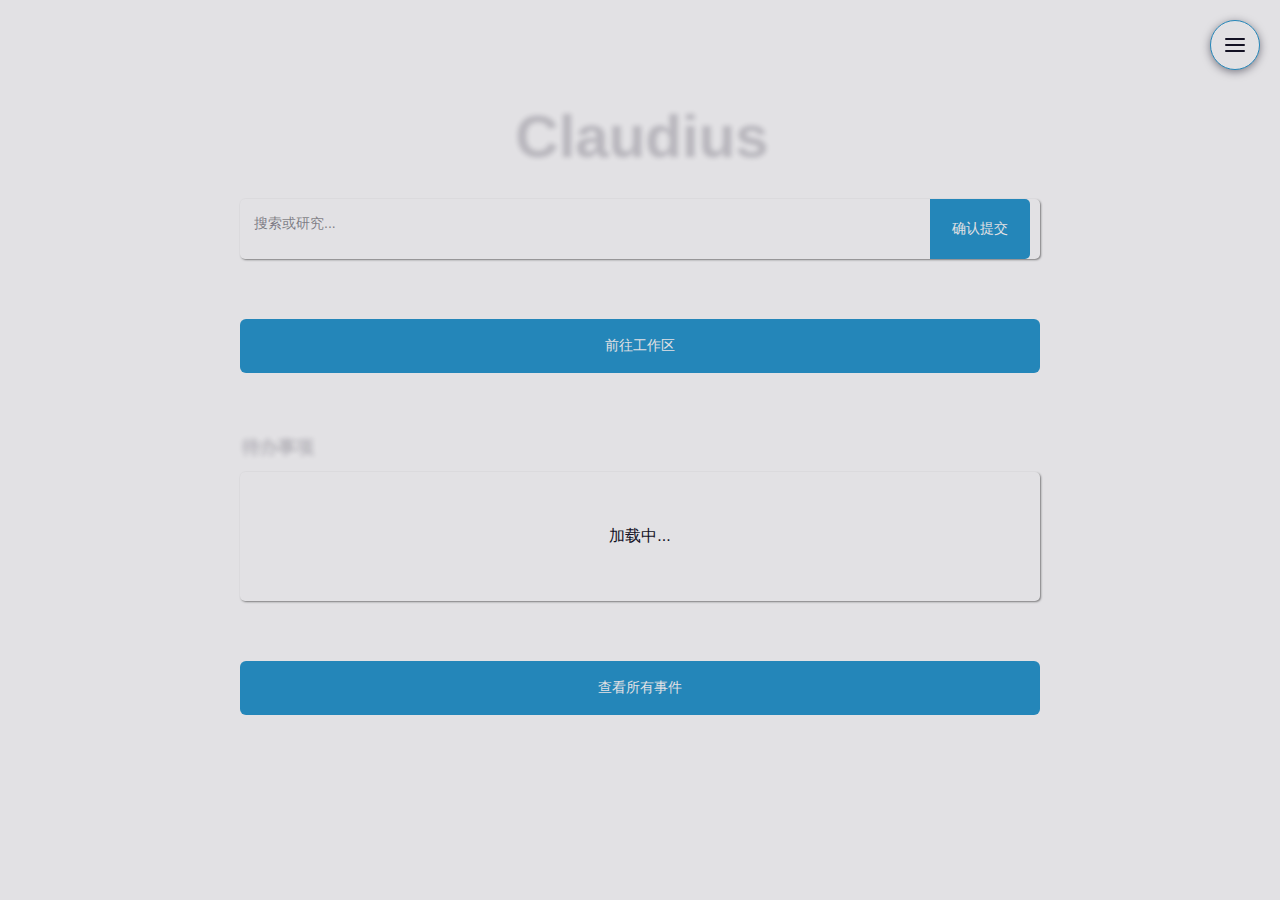
<file: pages/index.html>
<!DOCTYPE html>
<html>
<head>
<meta charset="UTF-8" />
<title>Claudius</title>
<link rel="stylesheet" href="../style/theme.css" />
<link rel="stylesheet" href="../style/theme-toggle.css" />
<link rel="stylesheet" href="../style/settings.css" />
<link rel="stylesheet" href="../style/float-menu.css" />
<link rel="stylesheet" href="../style/index.css" />
<link rel="stylesheet" href="../style/voice-input.css" />
</head>
<body>
<!-- 菜单容器包装 -->
<div id="menu-wrapper">
	<!-- 菜单展开按钮 -->
	<div id="menu-toggle-btn" title="菜单">
		<svg width="24" height="24" viewBox="0 0 24 24" fill="none" xmlns="http://www.w3.org/2000/svg">
			<path d="M3 12H21M3 6H21M3 18H21" stroke="currentColor" stroke-width="2" stroke-linecap="round" stroke-linejoin="round"/>
		</svg>
	</div>
	<!-- 菜单容器 -->
	<div id="action-menu">
		<div class="menu-item" id="theme-toggle-btn" title="切换主题">
			<svg width="24" height="24" viewBox="0 0 24 24" fill="none" xmlns="http://www.w3.org/2000/svg">
				<path class="sun-icon" d="M12 3V4M12 20V21M4 12H3M6.31412 6.31412L5.5 5.5M17.6859 6.31412L18.5 5.5M6.31412 17.69L5.5 18.5M17.6859 17.69L18.5 18.5M21 12H20M16 12C16 14.2091 14.2091 16 12 16C9.79086 16 8 14.2091 8 12C8 9.79086 9.79086 8 12 8C14.2091 8 16 9.79086 16 12Z" stroke="currentColor" stroke-width="2" stroke-linecap="round" stroke-linejoin="round"/>
				<path class="moon-icon" d="M21 12.79A9 9 0 1 1 11.21 3 7 7 0 0 0 21 12.79z" stroke="currentColor" stroke-width="2" stroke-linecap="round" stroke-linejoin="round"/>
			</svg>
		</div>
		<div class="menu-item" id="settings-btn" title="设置">
			<svg width="24" height="24" viewBox="0 0 24 24" fill="none" xmlns="http://www.w3.org/2000/svg">
				<path d="M12 15C13.6569 15 15 13.6569 15 12C15 10.3431 13.6569 9 12 9C10.3431 9 9 10.3431 9 12C9 13.6569 10.3431 15 12 15Z" stroke="currentColor" stroke-width="2" stroke-linecap="round" stroke-linejoin="round"/>
				<path d="M19.4 15C19.2669 15.3016 19.2272 15.6362 19.286 15.9606C19.3448 16.285 19.4995 16.5843 19.73 16.82L19.79 16.88C19.976 17.0657 20.1235 17.2863 20.2241 17.5291C20.3248 17.7719 20.3766 18.0322 20.3766 18.295C20.3766 18.5578 20.3248 18.8181 20.2241 19.0609C20.1235 19.3037 19.976 19.5243 19.79 19.71C19.6043 19.896 19.3837 20.0435 19.1409 20.1441C18.8981 20.2448 18.6378 20.2966 18.375 20.2966C18.1122 20.2966 17.8519 20.2448 17.6091 20.1441C17.3663 20.0435 17.1457 19.896 16.96 19.71L16.9 19.65C16.6643 19.4195 16.365 19.2648 16.0406 19.206C15.7162 19.1472 15.3816 19.1869 15.08 19.32C14.7842 19.4468 14.532 19.6572 14.3543 19.9255C14.1766 20.1938 14.0813 20.5082 14.08 20.83V21C14.08 21.5304 13.8693 22.0391 13.4942 22.4142C13.1191 22.7893 12.6104 23 12.08 23C11.5496 23 11.0409 22.7893 10.6658 22.4142C10.2907 22.0391 10.08 21.5304 10.08 21V20.91C10.0723 20.579 9.96512 20.258 9.77251 19.9887C9.5799 19.7194 9.31074 19.5143 9 19.4C8.69838 19.2669 8.36381 19.2272 8.03941 19.286C7.71502 19.3448 7.41568 19.4995 7.18 19.73L7.12 19.79C6.93425 19.976 6.71368 20.1235 6.47088 20.2241C6.22808 20.3248 5.96783 20.3766 5.705 20.3766C5.44217 20.3766 5.18192 20.3248 4.93912 20.2241C4.69632 20.1235 4.47575 19.976 4.29 19.79C4.10405 19.6043 3.95653 19.3837 3.85588 19.1409C3.75523 18.8981 3.70343 18.6378 3.70343 18.375C3.70343 18.1122 3.75523 17.8519 3.85588 17.6091C3.95653 17.3663 4.10405 17.1457 4.29 16.96L4.35 16.9C4.58054 16.6643 4.73519 16.365 4.794 16.0406C4.85282 15.7162 4.81312 15.3816 4.68 15.08C4.55324 14.7842 4.34276 14.532 4.07447 14.3543C3.80618 14.1766 3.49179 14.0813 3.17 14.08H3C2.46957 14.08 1.96086 13.8693 1.58579 13.4942C1.21071 13.1191 1 12.6104 1 12.08C1 11.5496 1.21071 11.0409 1.58579 10.6658C1.96086 10.2907 2.46957 10.08 3 10.08H3.09C3.42099 10.0723 3.742 9.96512 4.0113 9.77251C4.28059 9.5799 4.48572 9.31074 4.6 9C4.73312 8.69838 4.77282 8.36381 4.714 8.03941C4.65519 7.71502 4.50054 7.41568 4.27 7.18L4.21 7.12C4.02405 6.93425 3.87653 6.71368 3.77588 6.47088C3.67523 6.22808 3.62343 5.96783 3.62343 5.705C3.62343 5.44217 3.67523 5.18192 3.77588 4.93912C3.87653 4.69632 4.02405 4.47575 4.21 4.29C4.39575 4.10405 4.61632 3.95653 4.85912 3.85588C5.10192 3.75523 5.36217 3.70343 5.625 3.70343C5.88783 3.70343 6.14808 3.75523 6.39088 3.85588C6.63368 3.95653 6.85425 4.10405 7.04 4.29L7.1 4.35C7.33568 4.58054 7.63502 4.73519 7.95941 4.794C8.28381 4.85282 8.61838 4.81312 8.92 4.68H9C9.29577 4.55324 9.54802 4.34276 9.72569 4.07447C9.90337 3.80618 9.99872 3.49179 10 3.17V3C10 2.46957 10.2107 1.96086 10.5858 1.58579C10.9609 1.21071 11.4696 1 12 1C12.5304 1 13.0391 1.21071 13.4142 1.58579C13.7893 1.96086 14 2.46957 14 3V3.09C14.0013 3.41179 14.0966 3.72618 14.2743 3.99447C14.452 4.26276 14.7042 4.47324 15 4.6C15.3016 4.73312 15.6362 4.77282 15.9606 4.714C16.285 4.65519 16.5843 4.50054 16.82 4.27L16.88 4.21C17.0657 4.02405 17.2863 3.87653 17.5291 3.77588C17.7719 3.67523 18.0322 3.62343 18.295 3.62343C18.5578 3.62343 18.8181 3.67523 19.0609 3.77588C19.3037 3.87653 19.5243 4.02405 19.71 4.21C19.896 4.39575 20.0435 4.61632 20.1441 4.85912C20.2448 5.10192 20.2966 5.36217 20.2966 5.625C20.2966 5.88783 20.2448 6.14808 20.1441 6.39088C20.0435 6.63368 19.896 6.85425 19.71 7.04L19.65 7.1C19.4195 7.33568 19.2648 7.63502 19.206 7.95941C19.1472 8.28381 19.1869 8.61838 19.32 8.92V9C19.4468 9.29577 19.6572 9.54802 19.9255 9.72569C20.1938 9.90337 20.5082 9.99872 20.83 10H21C21.5304 10 22.0391 10.2107 22.4142 10.5858C22.7893 10.9609 23 11.4696 23 12C23 12.5304 22.7893 13.0391 22.4142 13.4142C22.0391 13.7893 21.5304 14 21 14H20.91C20.5882 14.0013 20.2738 14.0966 20.0055 14.2743C19.7372 14.452 19.5268 14.7042 19.4 15Z" stroke="currentColor" stroke-width="2" stroke-linecap="round" stroke-linejoin="round"/>
			</svg>
		</div>
	</div>
</div>

<!-- 主容器 -->
<div class="main-container">
	<!-- 搜索区域 -->
	<div class="search-area">
		<div class="logo-title">Claudius</div>
		<div class="search-input-wrapper">
			<voice_input id="search-input" label="开始搜索" placeholder="搜索或研究..." max_height="150" submit_width="100"></voice_input>
		</div>
	</div>

	<!-- 前往工作区 -->
	<div class="long-button-area">
		<button id="gotoWorkshopBtn" class="btn-events">前往工作区</button>
	</div>

	<!-- 活跃提醒列表 -->
	<div class="reminders-section">
		<div class="section-title">待办事项</div>
		<div id="remindersList" class="reminders-list">
			<div class="loading">加载中...</div>
		</div>
	</div>

	<!-- 事件列表入口 -->
	<div class="long-button-area">
		<button id="viewEventsBtn" class="btn-events">查看所有事件</button>
	</div>
</div>

<script src="../components/theme-toggle.js"></script>
<script src="../components/voice-input.js"></script>
<script src="index.js"></script>
</body>
</html>
</file>
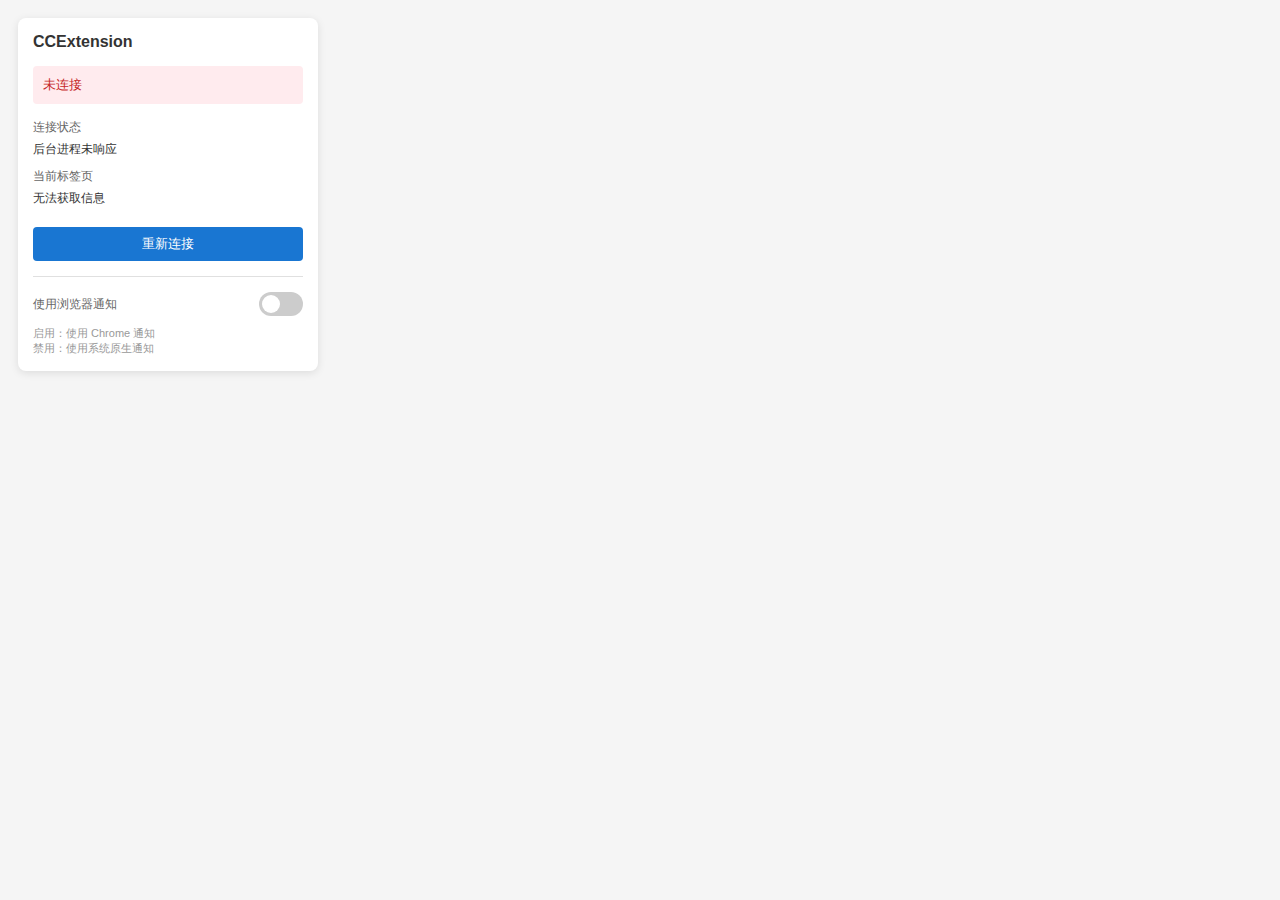
<file: popup.html>
<!DOCTYPE html>
<html>
  <head>
    <meta charset="UTF-8" />
    <style>
      body {
        width: 300px;
        padding: 10px;
        font-family: -apple-system, BlinkMacSystemFont, 'Segoe UI', Roboto, sans-serif;
        background-color: #f5f5f5;
      }

      .container {
        background-color: white;
        border-radius: 8px;
        padding: 15px;
        box-shadow: 0 2px 8px rgba(0, 0, 0, 0.1);
      }

      h1 {
        margin: 0 0 15px 0;
        font-size: 16px;
        color: #333;
      }

      .status {
        padding: 10px;
        border-radius: 4px;
        margin-bottom: 15px;
        font-size: 13px;
      }

      .status.connected {
        background-color: #e8f5e9;
        color: #2e7d32;
      }

      .status.disconnected {
        background-color: #ffebee;
        color: #c62828;
      }

      .info-section {
        margin-bottom: 10px;
      }

      .info-label {
        font-weight: 500;
        color: #666;
        font-size: 12px;
        margin-bottom: 5px;
      }

      .info-value {
        color: #333;
        font-size: 12px;
        word-break: break-all;
      }

      button {
        width: 100%;
        padding: 8px;
        margin-top: 10px;
        background-color: #1976d2;
        color: white;
        border: none;
        border-radius: 4px;
        cursor: pointer;
        font-size: 13px;
      }

      button:hover {
        background-color: #1565c0;
      }

      button:active {
        background-color: #0d47a1;
      }

      button.secondary {
        background-color: #4caf50;
      }

      button.secondary:hover {
        background-color: #43a047;
      }

      button.secondary:active {
        background-color: #388e3c;
      }

      .setting-section {
        margin-top: 15px;
        padding-top: 15px;
        border-top: 1px solid #e0e0e0;
      }

      .setting-item {
        display: flex;
        align-items: center;
        justify-content: space-between;
        margin-bottom: 10px;
      }

      .setting-label {
        font-size: 12px;
        color: #666;
      }

      .toggle-switch {
        position: relative;
        display: inline-block;
        width: 44px;
        height: 24px;
      }

      .toggle-switch input {
        opacity: 0;
        width: 0;
        height: 0;
      }

      .toggle-slider {
        position: absolute;
        cursor: pointer;
        top: 0;
        left: 0;
        right: 0;
        bottom: 0;
        background-color: #ccc;
        border-radius: 24px;
        transition: 0.3s;
      }

      .toggle-slider:before {
        position: absolute;
        content: "";
        height: 18px;
        width: 18px;
        left: 3px;
        bottom: 3px;
        background-color: white;
        border-radius: 50%;
        transition: 0.3s;
      }

      input:checked + .toggle-slider {
        background-color: #1976d2;
      }

      input:checked + .toggle-slider:before {
        transform: translateX(20px);
      }
    </style>
  </head>
  <body>
    <div class="container">
      <h1>CCExtension</h1>

      <div id="status" class="status disconnected">
        <span>未连接</span>
      </div>

      <div class="info-section">
        <div class="info-label">连接状态</div>
        <div id="connectionStatus" class="info-value">正在连接...</div>
      </div>

      <div class="info-section">
        <div class="info-label">当前标签页</div>
        <div id="currentTab" class="info-value">获取中...</div>
      </div>

      <button id="reconnectBtn">重新连接</button>
      <!-- <button id="remindersBtn" class="secondary">管理提醒</button> -->

      <div class="setting-section">
        <div class="setting-item">
          <span class="setting-label">使用浏览器通知</span>
          <label class="toggle-switch">
            <input type="checkbox" id="notificationToggle" />
            <span class="toggle-slider"></span>
          </label>
        </div>
        <div style="font-size: 11px; color: #999; margin-top: 5px;">
          <span>启用：使用 Chrome 通知</span><br />
          <span>禁用：使用系统原生通知</span>
        </div>
      </div>
    </div>

    <script src="popup.js"></script>
  </body>
</html>
</file>
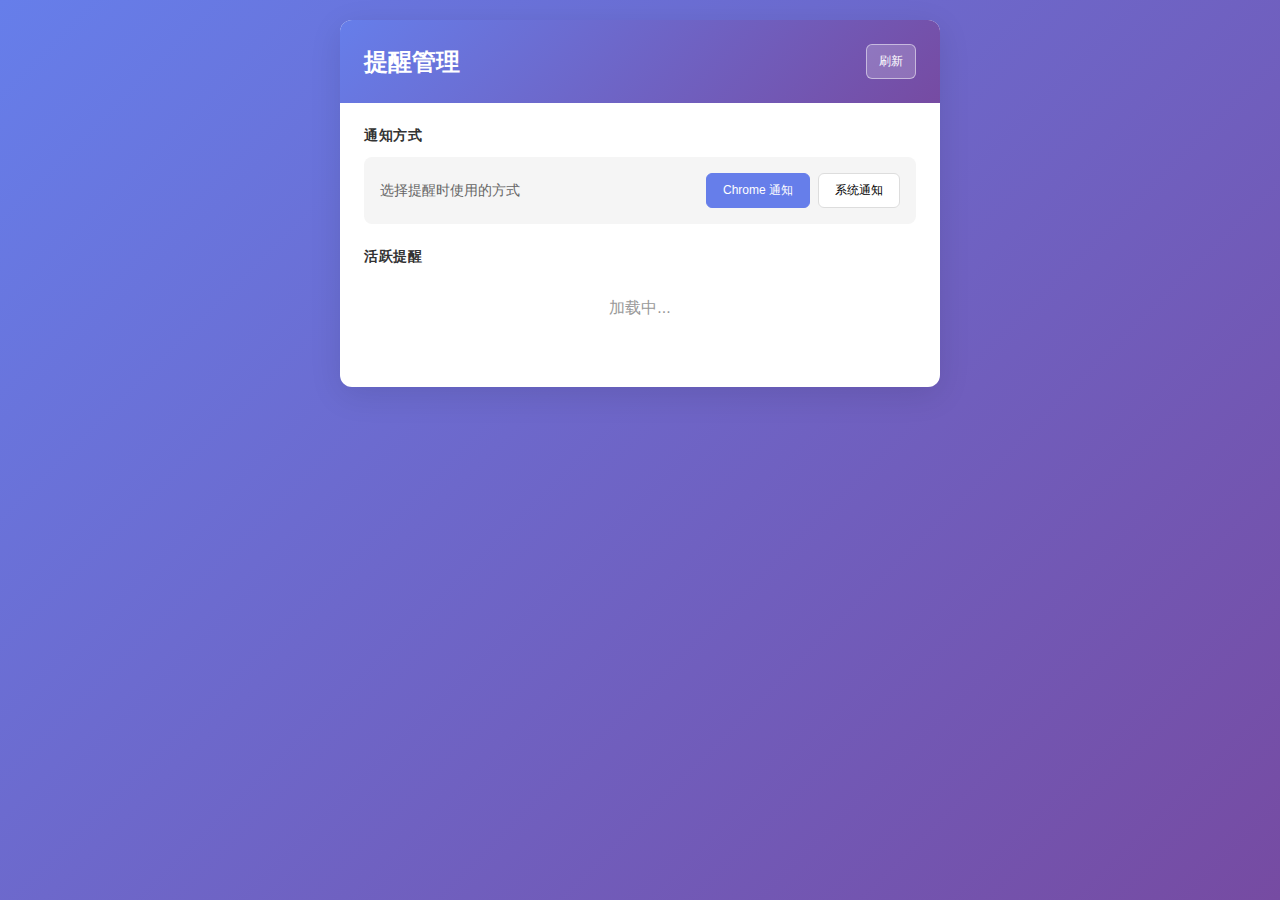
<file: reminders.html>
<!DOCTYPE html>
<html>
<head>
	<meta charset="UTF-8" />
	<meta name="viewport" content="width=device-width, initial-scale=1.0" />
	<title>提醒管理</title>
	<style>
		* {
			margin: 0;
			padding: 0;
			box-sizing: border-box;
		}

		body {
			font-family: -apple-system, BlinkMacSystemFont, 'Segoe UI', Roboto, sans-serif;
			background: linear-gradient(135deg, #667eea 0%, #764ba2 100%);
			min-height: 100vh;
			padding: 20px;
		}

		.container {
			max-width: 600px;
			margin: 0 auto;
			background: white;
			border-radius: 12px;
			box-shadow: 0 8px 32px rgba(0, 0, 0, 0.1);
			overflow: hidden;
		}

		.header {
			background: linear-gradient(135deg, #667eea 0%, #764ba2 100%);
			color: white;
			padding: 24px;
			display: flex;
			justify-content: space-between;
			align-items: center;
		}

		.header h1 {
			font-size: 24px;
			font-weight: 600;
		}

		.header-actions {
			display: flex;
			gap: 10px;
		}

		.btn-small {
			padding: 8px 12px;
			background: rgba(255, 255, 255, 0.2);
			border: 1px solid rgba(255, 255, 255, 0.5);
			color: white;
			border-radius: 6px;
			cursor: pointer;
			font-size: 12px;
			transition: all 0.3s ease;
		}

		.btn-small:hover {
			background: rgba(255, 255, 255, 0.3);
		}

		.content {
			padding: 24px;
		}

		.section {
			margin-bottom: 24px;
		}

		.section-title {
			font-size: 14px;
			font-weight: 600;
			color: #333;
			margin-bottom: 12px;
			text-transform: uppercase;
			letter-spacing: 0.5px;
		}

		.preference-box {
			background: #f5f5f5;
			padding: 16px;
			border-radius: 8px;
			display: flex;
			justify-content: space-between;
			align-items: center;
		}

		.preference-text {
			font-size: 14px;
			color: #666;
		}

		.toggle {
			display: flex;
			gap: 8px;
		}

		.toggle-btn {
			padding: 8px 16px;
			border: 1px solid #ddd;
			background: white;
			border-radius: 6px;
			cursor: pointer;
			font-size: 12px;
			transition: all 0.3s ease;
		}

		.toggle-btn.active {
			background: #667eea;
			color: white;
			border-color: #667eea;
		}

		.toggle-btn:hover {
			border-color: #667eea;
		}

		.reminders-list {
			display: flex;
			flex-direction: column;
			gap: 12px;
		}

		.reminder-item {
			background: #f9f9f9;
			border: 1px solid #e0e0e0;
			border-radius: 8px;
			padding: 16px;
			display: flex;
			justify-content: space-between;
			align-items: start;
			transition: all 0.3s ease;
		}

		.reminder-item:hover {
			border-color: #667eea;
			box-shadow: 0 4px 12px rgba(102, 126, 234, 0.1);
		}

		.reminder-info {
			flex: 1;
		}

		.reminder-title {
			font-size: 15px;
			font-weight: 600;
			color: #333;
			margin-bottom: 6px;
		}

		.reminder-message {
			font-size: 13px;
			color: #666;
			margin-bottom: 8px;
		}

		.reminder-meta {
			display: flex;
			gap: 16px;
			font-size: 12px;
			color: #999;
		}

		.reminder-meta-item {
			display: flex;
			align-items: center;
			gap: 4px;
		}

		.reminder-actions {
			display: flex;
			gap: 8px;
			margin-left: 12px;
		}

		.btn-cancel {
			padding: 6px 12px;
			background: #ff6b6b;
			color: white;
			border: none;
			border-radius: 6px;
			cursor: pointer;
			font-size: 12px;
			transition: all 0.3s ease;
		}

		.btn-cancel:hover {
			background: #ff5252;
		}

		.empty-state {
			text-align: center;
			padding: 40px 20px;
			color: #999;
		}

		.empty-icon {
			font-size: 48px;
			margin-bottom: 12px;
		}

		.empty-text {
			font-size: 14px;
		}

		.loading {
			text-align: center;
			padding: 20px;
			color: #999;
		}

		.status-badge {
			display: inline-block;
			padding: 3px 8px;
			background: #e8f5e9;
			color: #2e7d32;
			border-radius: 4px;
			font-size: 11px;
			font-weight: 500;
		}
	</style>
</head>
<body>
	<div class="container">
		<div class="header">
			<h1>提醒管理</h1>
			<div class="header-actions">
				<button class="btn-small" id="refreshBtn" title="刷新">刷新</button>
			</div>
		</div>

		<div class="content">
			<!-- 通知偏好设置 -->
			<div class="section">
				<div class="section-title">通知方式</div>
				<div class="preference-box">
					<div class="preference-text">选择提醒时使用的方式</div>
					<div class="toggle">
						<button class="toggle-btn active" id="browserBtn" data-value="true">
							Chrome 通知
						</button>
						<button class="toggle-btn" id="systemBtn" data-value="false">
							系统通知
						</button>
					</div>
				</div>
			</div>

			<!-- 活跃提醒列表 -->
			<div class="section">
				<div class="section-title">活跃提醒</div>
				<div id="remindersList" class="reminders-list">
					<div class="loading">加载中...</div>
				</div>
			</div>
		</div>
	</div>

	<script src="reminders.js"></script>
</body>
</html>
</file>
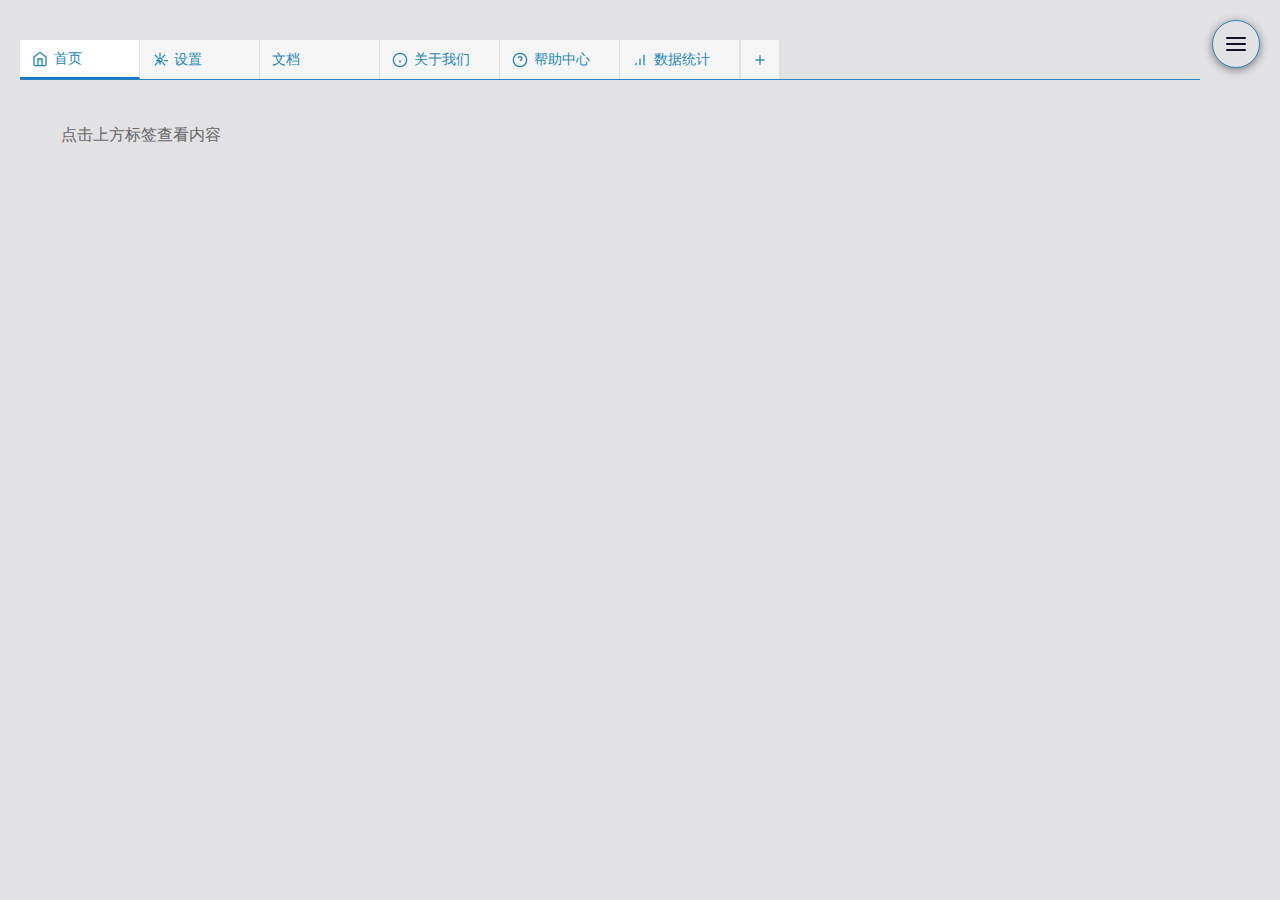
<file: pages/console.html>
<!DOCTYPE html>
<html>
<head>
<meta charset="UTF-8" />
<title>CCExtension Console</title>
<link rel="stylesheet" href="../style/theme.css" />
<link rel="stylesheet" href="../style/theme-toggle.css" />
<link rel="stylesheet" href="../style/flexible-tabs.css" />
<link rel="stylesheet" href="../style/console.css" />
</head>
<body>
<!-- 菜单容器包装 -->
<div id="menu-wrapper">
	<!-- 菜单展开按钮 -->
	<div id="menu-toggle-btn" title="菜单">
		<svg width="24" height="24" viewBox="0 0 24 24" fill="none" xmlns="http://www.w3.org/2000/svg">
			<path d="M3 12H21M3 6H21M3 18H21" stroke="currentColor" stroke-width="2" stroke-linecap="round" stroke-linejoin="round"/>
		</svg>
	</div>
	<!-- 菜单容器 -->
	<div id="action-menu">
		<div class="menu-item" id="theme-toggle-btn" title="切换主题">
			<svg width="24" height="24" viewBox="0 0 24 24" fill="none" xmlns="http://www.w3.org/2000/svg">
				<path class="sun-icon" d="M12 3V4M12 20V21M4 12H3M6.31412 6.31412L5.5 5.5M17.6859 6.31412L18.5 5.5M6.31412 17.69L5.5 18.5M17.6859 17.69L18.5 18.5M21 12H20M16 12C16 14.2091 14.2091 16 12 16C9.79086 16 8 14.2091 8 12C8 9.79086 9.79086 8 12 8C14.2091 8 16 9.79086 16 12Z" stroke="currentColor" stroke-width="2" stroke-linecap="round" stroke-linejoin="round"/>
				<path class="moon-icon" d="M21 12.79A9 9 0 1 1 11.21 3 7 7 0 0 0 21 12.79z" stroke="currentColor" stroke-width="2" stroke-linecap="round" stroke-linejoin="round"/>
			</svg>
		</div>
		<div class="menu-item" id="settings-btn" title="设置">
			<svg width="24" height="24" viewBox="0 0 24 24" fill="none" xmlns="http://www.w3.org/2000/svg">
				<path d="M12 15C13.6569 15 15 13.6569 15 12C15 10.3431 13.6569 9 12 9C10.3431 9 9 10.3431 9 12C9 13.6569 10.3431 15 12 15Z" stroke="currentColor" stroke-width="2" stroke-linecap="round" stroke-linejoin="round"/>
				<path d="M19.4 15C19.2669 15.3016 19.2272 15.6362 19.286 15.9606C19.3448 16.285 19.4995 16.5843 19.73 16.82L19.79 16.88C19.976 17.0657 20.1235 17.2863 20.2241 17.5291C20.3248 17.7719 20.3766 18.0322 20.3766 18.295C20.3766 18.5578 20.3248 18.8181 20.2241 19.0609C20.1235 19.3037 19.976 19.5243 19.79 19.71C19.6043 19.896 19.3837 20.0435 19.1409 20.1441C18.8981 20.2448 18.6378 20.2966 18.375 20.2966C18.1122 20.2966 17.8519 20.2448 17.6091 20.1441C17.3663 20.0435 17.1457 19.896 16.96 19.71L16.9 19.65C16.6643 19.4195 16.365 19.2648 16.0406 19.206C15.7162 19.1472 15.3816 19.1869 15.08 19.32C14.7842 19.4468 14.532 19.6572 14.3543 19.9255C14.1766 20.1938 14.0813 20.5082 14.08 20.83V21C14.08 21.5304 13.8693 22.0391 13.4942 22.4142C13.1191 22.7893 12.6104 23 12.08 23C11.5496 23 11.0409 22.7893 10.6658 22.4142C10.2907 22.0391 10.08 21.5304 10.08 21V20.91C10.0723 20.579 9.96512 20.258 9.77251 19.9887C9.5799 19.7194 9.31074 19.5143 9 19.4C8.69838 19.2669 8.36381 19.2272 8.03941 19.286C7.71502 19.3448 7.41568 19.4995 7.18 19.73L7.12 19.79C6.93425 19.976 6.71368 20.1235 6.47088 20.2241C6.22808 20.3248 5.96783 20.3766 5.705 20.3766C5.44217 20.3766 5.18192 20.3248 4.93912 20.2241C4.69632 20.1235 4.47575 19.976 4.29 19.79C4.10405 19.6043 3.95653 19.3837 3.85588 19.1409C3.75523 18.8981 3.70343 18.6378 3.70343 18.375C3.70343 18.1122 3.75523 17.8519 3.85588 17.6091C3.95653 17.3663 4.10405 17.1457 4.29 16.96L4.35 16.9C4.58054 16.6643 4.73519 16.365 4.794 16.0406C4.85282 15.7162 4.81312 15.3816 4.68 15.08C4.55324 14.7842 4.34276 14.532 4.07447 14.3543C3.80618 14.1766 3.49179 14.0813 3.17 14.08H3C2.46957 14.08 1.96086 13.8693 1.58579 13.4942C1.21071 13.1191 1 12.6104 1 12.08C1 11.5496 1.21071 11.0409 1.58579 10.6658C1.96086 10.2907 2.46957 10.08 3 10.08H3.09C3.42099 10.0723 3.742 9.96512 4.0113 9.77251C4.28059 9.5799 4.48572 9.31074 4.6 9C4.73312 8.69838 4.77282 8.36381 4.714 8.03941C4.65519 7.71502 4.50054 7.41568 4.27 7.18L4.21 7.12C4.02405 6.93425 3.87653 6.71368 3.77588 6.47088C3.67523 6.22808 3.62343 5.96783 3.62343 5.705C3.62343 5.44217 3.67523 5.18192 3.77588 4.93912C3.87653 4.69632 4.02405 4.47575 4.21 4.29C4.39575 4.10405 4.61632 3.95653 4.85912 3.85588C5.10192 3.75523 5.36217 3.70343 5.625 3.70343C5.88783 3.70343 6.14808 3.75523 6.39088 3.85588C6.63368 3.95653 6.85425 4.10405 7.04 4.29L7.1 4.35C7.33568 4.58054 7.63502 4.73519 7.95941 4.794C8.28381 4.85282 8.61838 4.81312 8.92 4.68H9C9.29577 4.55324 9.54802 4.34276 9.72569 4.07447C9.90337 3.80618 9.99872 3.49179 10 3.17V3C10 2.46957 10.2107 1.96086 10.5858 1.58579C10.9609 1.21071 11.4696 1 12 1C12.5304 1 13.0391 1.21071 13.4142 1.58579C13.7893 1.96086 14 2.46957 14 3V3.09C14.0013 3.41179 14.0966 3.72618 14.2743 3.99447C14.452 4.26276 14.7042 4.47324 15 4.6C15.3016 4.73312 15.6362 4.77282 15.9606 4.714C16.285 4.65519 16.5843 4.50054 16.82 4.27L16.88 4.21C17.0657 4.02405 17.2863 3.87653 17.5291 3.77588C17.7719 3.67523 18.0322 3.62343 18.295 3.62343C18.5578 3.62343 18.8181 3.67523 19.0609 3.77588C19.3037 3.87653 19.5243 4.02405 19.71 4.21C19.896 4.39575 20.0435 4.61632 20.1441 4.85912C20.2448 5.10192 20.2966 5.36217 20.2966 5.625C20.2966 5.88783 20.2448 6.14808 20.1441 6.39088C20.0435 6.63368 19.896 6.85425 19.71 7.04L19.65 7.1C19.4195 7.33568 19.2648 7.63502 19.206 7.95941C19.1472 8.28381 19.1869 8.61838 19.32 8.92V9C19.4468 9.29577 19.6572 9.54802 19.9255 9.72569C20.1938 9.90337 20.5082 9.99872 20.83 10H21C21.5304 10 22.0391 10.2107 22.4142 10.5858C22.7893 10.9609 23 11.4696 23 12C23 12.5304 22.7893 13.0391 22.4142 13.4142C22.0391 13.7893 21.5304 14 21 14H20.91C20.5882 14.0013 20.2738 14.0966 20.0055 14.2743C19.7372 14.452 19.5268 14.7042 19.4 15Z" stroke="currentColor" stroke-width="2" stroke-linecap="round" stroke-linejoin="round"/>
			</svg>
		</div>
	</div>
</div>

<!-- Claude Code 实例区 -->
<div class="claudius_container">
	<flex_tab max_tab_width="120" min_tab_width="60" plusable="true" style="margin-top: 20px; width: calc(100% - 60px);">
		<tab name="home">
			<svg width="16" height="16" viewBox="0 0 24 24" fill="none" stroke="currentColor" stroke-width="2">
				<path d="M3 9l9-7 9 7v11a2 2 0 0 1-2 2H5a2 2 0 0 1-2-2z"></path>
				<polyline points="9 22 9 12 15 12 15 22"></polyline>
			</svg>
			<span>首页</span>
		</tab>
		<tab name="settings">
			<svg width="16" height="16" viewBox="0 0 24 24" fill="none" stroke="currentColor" stroke-width="2">
				<circle cx="12" cy="12" r="3"></circle>
				<path d="M12 1v6m0 6v6m-6-6h6m6 0h6M4.22 4.22l4.24 4.24m7.07 7.07l4.24 4.24M19.78 4.22l-4.24 4.24m-7.07 7.07l-4.24 4.24"></path>
			</svg>
			<span>设置</span>
		</tab>
		<tab name="docs">
			<span>文档</span>
		</tab>
		<tab name="about">
			<svg width="16" height="16" viewBox="0 0 24 24" fill="none" stroke="currentColor" stroke-width="2">
				<circle cx="12" cy="12" r="10"></circle>
				<line x1="12" y1="16" x2="12" y2="12"></line>
				<line x1="12" y1="8" x2="12.01" y2="8"></line>
			</svg>
			<span>关于我们</span>
		</tab>
		<tab name="help">
			<svg width="16" height="16" viewBox="0 0 24 24" fill="none" stroke="currentColor" stroke-width="2">
				<circle cx="12" cy="12" r="10"></circle>
				<path d="M9.09 9a3 3 0 0 1 5.83 1c0 2-3 3-3 3"></path>
				<line x1="12" y1="17" x2="12.01" y2="17"></line>
			</svg>
			<span>帮助中心</span>
		</tab>
		<tab name="stats">
			<svg width="16" height="16" viewBox="0 0 24 24" fill="none" stroke="currentColor" stroke-width="2">
				<line x1="12" y1="20" x2="12" y2="10"></line>
				<line x1="18" y1="20" x2="18" y2="4"></line>
				<line x1="6" y1="20" x2="6" y2="16"></line>
			</svg>
			<span>数据统计</span>
		</tab>
	</flex_tab>

	<div id="demo-content" style="margin: 20px; padding: 20px; border: 1px solid var(--border-color, #e0e0e0); border-radius: 4px; min-height: 200px;">
		<p style="color: var(--text-secondary, #666);">点击上方标签查看内容</p>
	</div>
</div>

<script src="../components/theme-toggle.js"></script>
<script src="../components/flexible-tabs.js"></script>
<script src="console.js"></script>
</body>
</html>
</file>
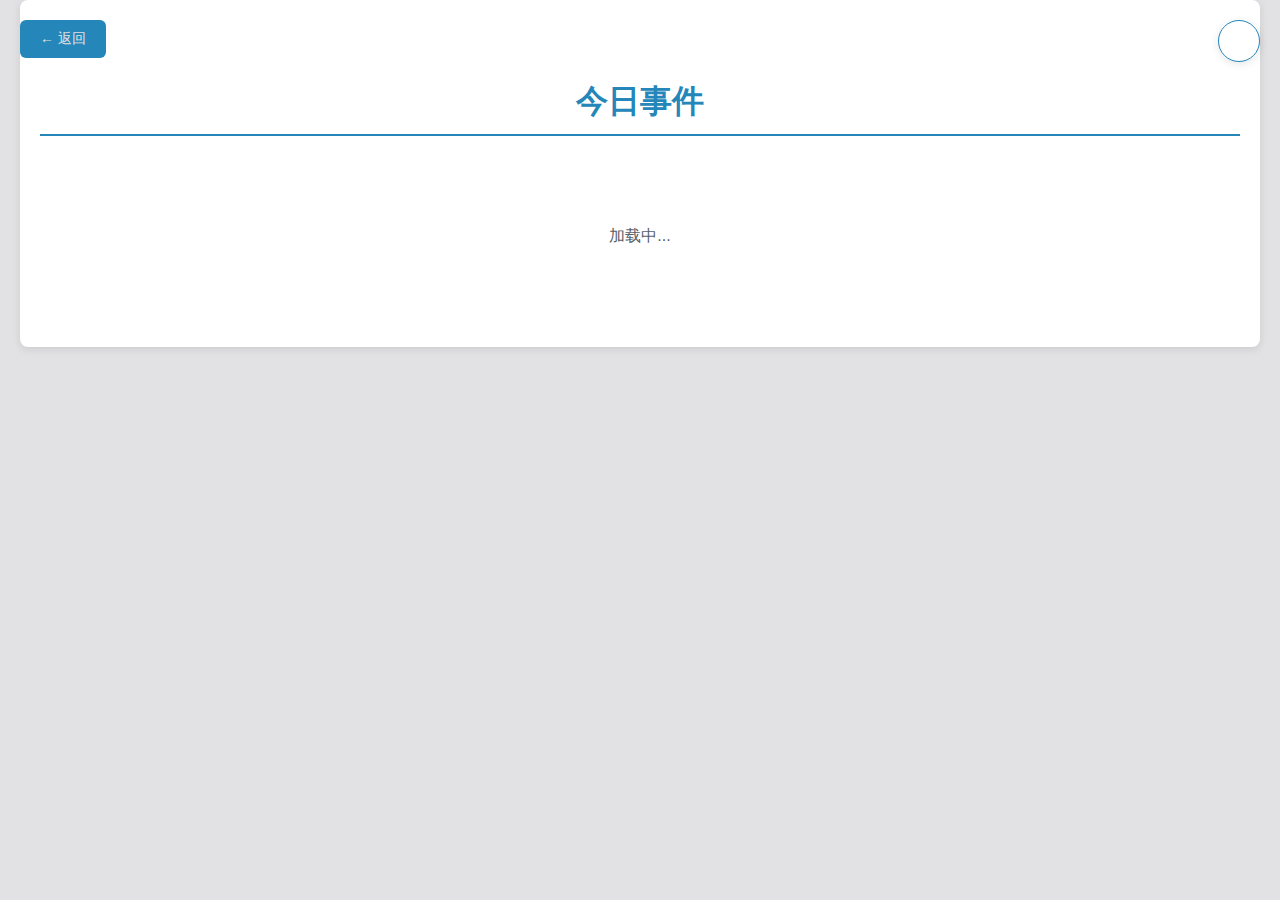
<file: pages/events.html>
<!DOCTYPE html>
<html>
<head>
<meta charset="UTF-8" />
<title>今日事件 - Claudius</title>
<link rel="stylesheet" href="../style/theme.css" />
<link rel="stylesheet" href="../style/theme-toggle.css" />
<link rel="stylesheet" href="../style/markdown.css" />
<link rel="stylesheet" href="../style/settings.css" />
<style>
body {
	margin: 0;
	padding: 0;
	background: var(--back-color);
	color: var(--text-color);
}

/* 主题切换按钮 */
#theme-toggle-btn {
	position: fixed;
	top: 20px;
	right: 20px;
	z-index: 100;
}

/* 返回按钮 */
.back-button {
	position: fixed;
	top: 20px;
	left: 20px;
	z-index: 100;
	padding: 10px 20px;
	background: var(--emphasize-color);
	color: var(--back-color);
	border: none;
	border-radius: 6px;
	cursor: pointer;
	font-size: 14px;
	font-weight: 500;
	transition: all 0.2s ease;
}

.back-button:hover {
	opacity: 0.9;
}

.container {
	max-width: 1200px;
	margin: 0 auto;
	padding: 80px 20px 40px;
}

h1 {
	font-size: 32px;
	margin-bottom: 30px;
	color: var(--emphasize-color);
	text-align: center;
}

.events-list {
	display: flex;
	flex-direction: column;
	gap: 16px;
}

.event-item {
	background: var(--surface-color, #ffffff);
	border: 1px solid var(--border-color);
	border-radius: 8px;
	padding: 16px;
	transition: all 0.2s ease;
}

.event-item:hover {
	box-shadow: 0 4px 12px rgba(0, 0, 0, 0.1);
}

.event-header {
	display: flex;
	align-items: center;
	gap: 10px;
	margin-bottom: 5px;
}

.event-time {
	font-weight: 600;
	font-size: 14px;
	color: var(--emphasize-color);
}

.event-source {
	padding: 4px 8px;
	background: var(--emphasize-color);
	color: var(--back-color);
	border-radius: 4px;
	font-size: 12px;
	font-weight: 500;
}

.event-meta {
	display: flex;
	gap: 16px;
	font-size: 12px;
	color: var(--text-color-secondary, #586069);
	margin-bottom: 8px;
}

.event-meta-item {
	display: flex;
	align-items: center;
	gap: 4px;
	margin-top: 9px;
}

.event-content {
	padding: 12px;
	background: var(--back-color);
	border-radius: 6px;
	font-size: 14px;
	line-height: 1.6;
	white-space: pre-wrap;
	word-wrap: break-word;
	color: var(--front-color);
	border-left: 3px solid var(--emphasize-color);
}

.loading {
	text-align: center;
	padding: 60px 20px;
	color: var(--text-color-secondary, #586069);
	font-size: 16px;
}

.empty-state {
	text-align: center;
	padding: 80px 20px;
	color: var(--text-color-secondary, #586069);
}

.empty-text {
	font-size: 18px;
	margin-bottom: 10px;
}

.empty-hint {
	font-size: 14px;
	opacity: 0.8;
}
</style>
</head>
<body>
<!-- 主题切换按钮 -->
<div id="theme-toggle-btn" title="切换主题">
	<svg width="24" height="24" viewBox="0 0 24 24" fill="none" xmlns="http://www.w3.org/2000/svg">
		<path class="sun-icon" d="M12 3V4M12 20V21M4 12H3M6.31412 6.31412L5.5 5.5M17.6859 6.31412L18.5 5.5M6.31412 17.69L5.5 18.5M17.6859 17.69L18.5 18.5M21 12H20M16 12C16 14.2091 14.2091 16 12 16C9.79086 16 8 14.2091 8 12C8 9.79086 9.79086 8 12 8C14.2091 8 16 9.79086 16 12Z" stroke="currentColor" stroke-width="2" stroke-linecap="round" stroke-linejoin="round"/>
		<path class="moon-icon" d="M21 12.79A9 9 0 1 1 11.21 3 7 7 0 0 0 21 12.79z" stroke="currentColor" stroke-width="2" stroke-linecap="round" stroke-linejoin="round"/>
	</svg>
</div>

<!-- 返回按钮 -->
<button class="back-button" id="backBtn">← 返回</button>

<!-- 主容器 -->
<div class="container">
	<h1>今日事件</h1>
	<div id="eventsList" class="events-list">
		<div class="loading">加载中...</div>
	</div>
</div>

<script src="../components/markup.js"></script>
<script src="../components/theme-toggle.js"></script>
<script src="events.js"></script>
</body>
</html>
</file>
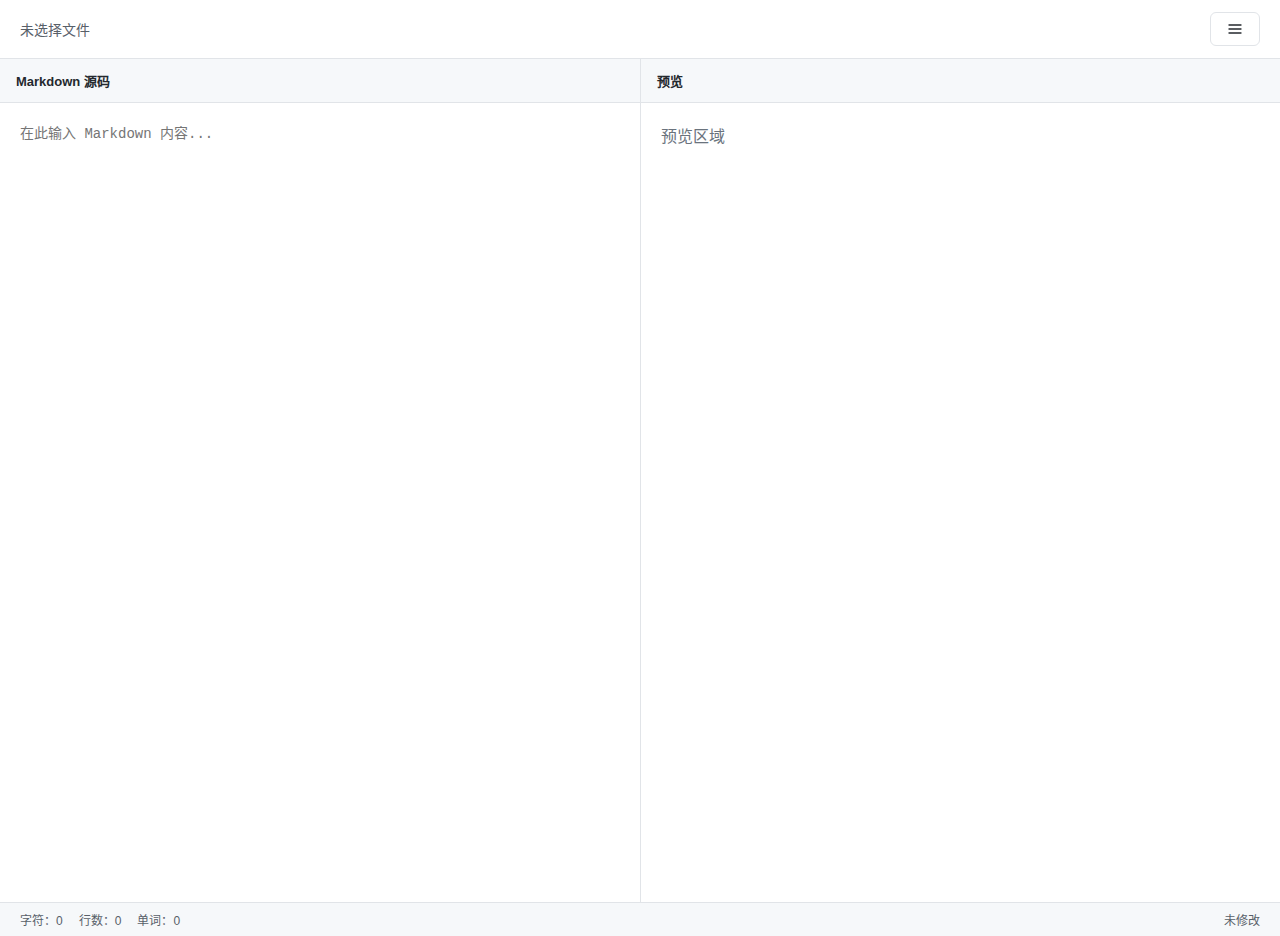
<file: pages/markdown-editor.html>
<!DOCTYPE html>
<html lang="zh-CN">
<head>
<meta charset="UTF-8">
<meta name="viewport" content="width=device-width, initial-scale=1.0">
<link rel="stylesheet" href="../style/markdown-editor.css" />
<title>Markdown 编辑器 - CCExtension</title>
</head>
<body>
	<!-- 顶部工具栏 -->
	<div class="editor-toolbar">
		<div class="toolbar-left">
			<div class="file-path" id="file-path">未选择文件</div>
		</div>
		<div class="toolbar-right">
			<!-- 菜单展开按钮 -->
			<div id="menu-toggle-btn" class="toolbar-btn" title="菜单">
				<svg width="24" height="24" viewBox="0 0 24 24" fill="none" xmlns="http://www.w3.org/2000/svg">
					<path d="M3 12H21M3 6H21M3 18H21" stroke="currentColor" stroke-width="2" stroke-linecap="round" stroke-linejoin="round"/>
				</svg>
			</div>
			<!-- 菜单容器 -->
			<div id="action-menu" style="display: none; position: absolute; right: 0; top: 100%; background: var(--back-color); border: 1px solid var(--border-color); border-radius: 6px; padding: 8px; margin-top: 8px; box-shadow: 0 4px 12px rgba(0, 0, 0, 0.15); z-index: 1000;">
				<div class="menu-item toolbar-btn" id="back-btn" title="返回">
					<svg viewBox="0 0 16 16" fill="currentColor">
						<path d="M7.78 12.53a.75.75 0 0 1-1.06 0L2.47 8.28a.75.75 0 0 1 0-1.06l4.25-4.25a.75.75 0 0 1 1.06 1.06L4.81 7h7.44a.75.75 0 0 1 0 1.5H4.81l2.97 2.97a.75.75 0 0 1 0 1.06z"/>
					</svg>
				</div>
				<div class="menu-item toolbar-btn" id="theme-btn" title="切换主题">
					<svg viewBox="0 0 16 16" fill="currentColor">
						<path d="M8 12a4 4 0 1 1 0-8 4 4 0 0 1 0 8zm0-1.5a2.5 2.5 0 1 0 0-5 2.5 2.5 0 0 0 0 5zm5.657-8.157a.75.75 0 0 1 0 1.061l-.707.707a.75.75 0 1 1-1.061-1.061l.707-.707a.75.75 0 0 1 1.061 0zm-9.193 9.193a.75.75 0 0 1 0 1.061l-.707.707a.75.75 0 0 1-1.061-1.061l.707-.707a.75.75 0 0 1 1.061 0zM8 0a.75.75 0 0 1 .75.75v1a.75.75 0 0 1-1.5 0v-1A.75.75 0 0 1 8 0zM3 8a.75.75 0 0 1-.75.75h-1a.75.75 0 0 1 0-1.5h1A.75.75 0 0 1 3 8zm13 0a.75.75 0 0 1-.75.75h-1a.75.75 0 0 1 0-1.5h1A.75.75 0 0 1 16 8zm-.75 6.25a.75.75 0 0 1-1.5 0v-1a.75.75 0 0 1 1.5 0v1zM8 14.25a.75.75 0 0 1 .75.75v1a.75.75 0 0 1-1.5 0v-1a.75.75 0 0 1 .75-.75z"/>
					</svg>
				</div>
				<div class="menu-item toolbar-btn primary" id="save-btn" title="保存文件">
					<svg viewBox="0 0 16 16" fill="currentColor">
						<path d="M13.78 4.22a.75.75 0 0 1 0 1.06l-7.25 7.25a.75.75 0 0 1-1.06 0L2.22 9.28a.75.75 0 0 1 1.06-1.06L6 10.94l6.72-6.72a.75.75 0 0 1 1.06 0z"/>
					</svg>
				</div>
			</div>
		</div>
	</div>

	<!-- 编辑器容器 -->
	<div class="editor-container">
		<!-- 左侧编辑区 -->
		<div class="editor-pane">
			<div class="pane-header">Markdown 源码</div>
			<textarea class="editor-textarea" id="editor" placeholder="在此输入 Markdown 内容..."></textarea>
		</div>

		<!-- 右侧预览区 -->
		<div class="preview-pane">
			<div class="pane-header">预览</div>
			<div class="preview-content markdown-body" id="preview">
				<p style="color: #6a737d;">预览区域</p>
			</div>
		</div>
	</div>

	<!-- 状态栏 -->
	<div class="status-bar">
		<div class="status-info">
			<span id="char-count">字符：0</span>
			<span id="line-count">行数：0</span>
			<span id="word-count">单词：0</span>
		</div>
		<div id="save-status">未修改</div>
	</div>

	<script src="../components/markup.js"></script>
	<script src="markdown-editor.js"></script>
</body>
</html>
</file>
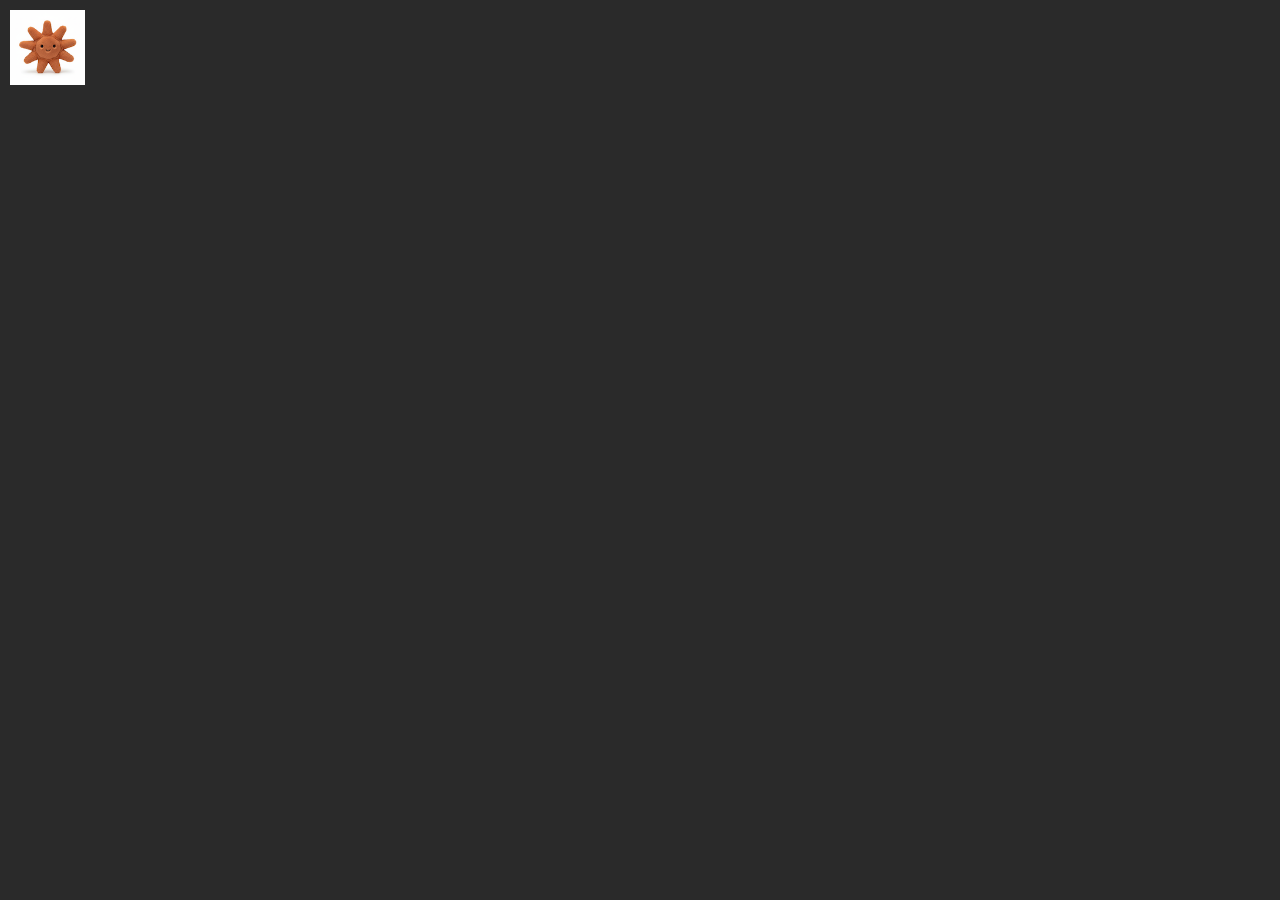
<file: pages/notification.html>
<!DOCTYPE html>
<html>
<head>
<meta charset="UTF-8" />
<style>
body {
	--logo-size: 75px;
	--text-length: 250px;
	--padding: 10px;
	display: flex;
	width: calc(var(--logo-size) + var(--text-length) + var(--padding) * 3);
	height: calc(var(--logo-size) + var(--padding) * 2);
	margin: 0;
	padding: 0;
	background-color: rgb(42, 42, 42);
	font-family: -apple-system, BlinkMacSystemFont, 'Segoe UI', Roboto, sans-serif;
	color: rgb(191, 123, 95);
	font-size: 16px;
}
body * {
	box-sizing: border-box;
}
.notification {
	width: 100%;
	height: 100%;
	margin: 0px;
	padding: var(--padding);
}
.notification .logo {
	position: absolute;
	top: var(--padding);
	left: var(--padding);
	width: var(--logo-size);
	height: var(--logo-size);
}
.notification .logo img {
	width: 100%;
	height: 100%;
	object-fit: contain;
}
.notification .container {
	position: absolute;
	top: var(--padding);
	bottom: var(--padding);
	left: calc(var(--logo-size) + var(--padding) * 2);
	right: var(--padding);
}
.notification .container .title {
	font-size: 16px;
	font-weight: bolder;
}
.notification .container .message {
	margin-top: 6px;
	font-size: 14px;
}
</style>
</head>
<body>
<div class="notification">
	<div class="logo">
		<img src="../icons/icon-128.png">
	</div>
	<div class="container">
		<div class="title"></div>
		<div class="message"></div>
	</div>
</div>
<script src="notification.js"></script>
</body>
</html>
</file>
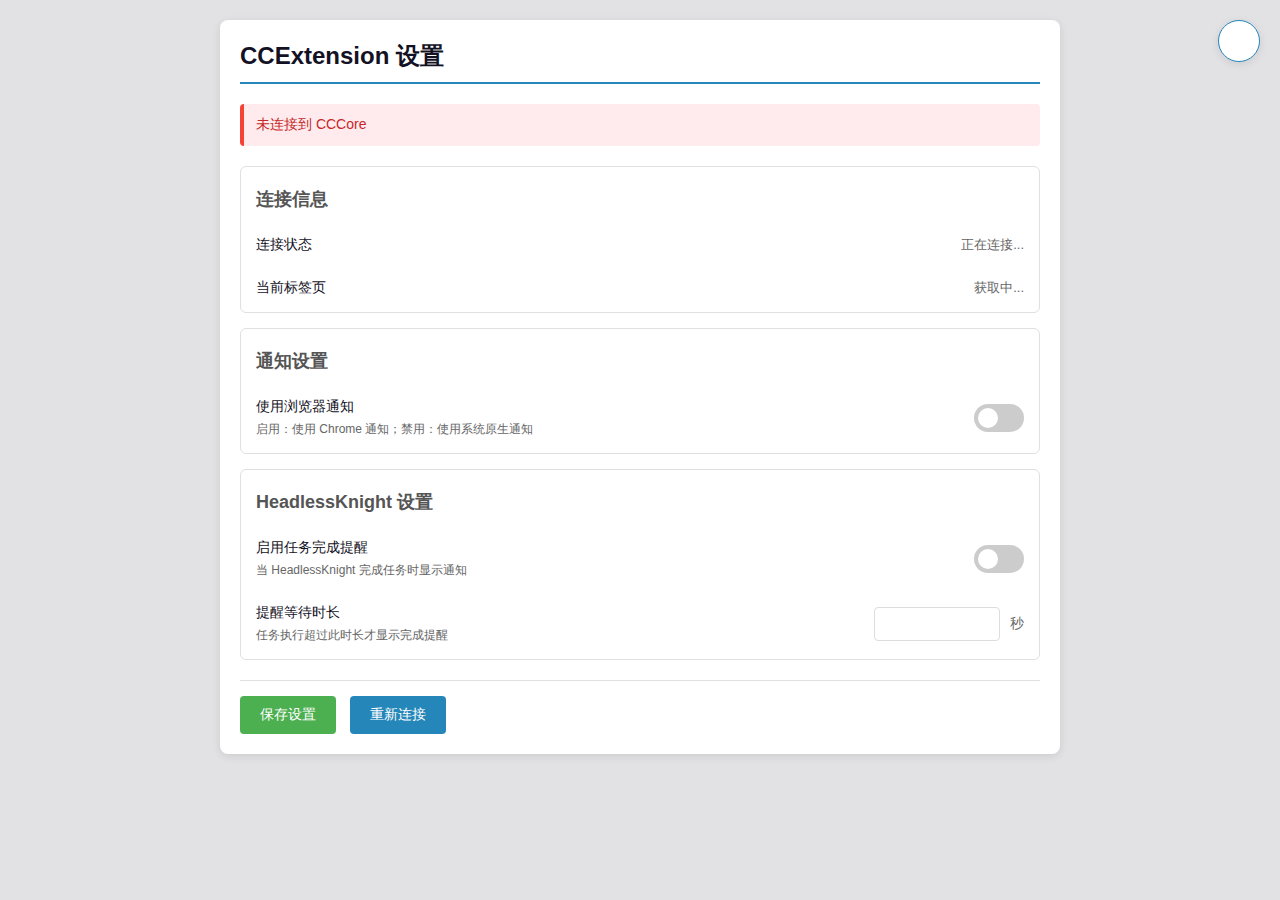
<file: pages/settings.html>
<!DOCTYPE html>
<html>
<head>
<meta charset="UTF-8" />
<title>CCExtension 设置</title>
<link rel="stylesheet" href="../style/theme.css" />
<link rel="stylesheet" href="../style/theme-toggle.css" />
<link rel="stylesheet" href="../style/settings.css" />
</head>
<body>
<!-- 主题切换按钮 -->
<div id="theme-toggle-btn" title="切换主题">
	<svg width="24" height="24" viewBox="0 0 24 24" fill="none" xmlns="http://www.w3.org/2000/svg">
		<path class="sun-icon" d="M12 3V4M12 20V21M4 12H3M6.31412 6.31412L5.5 5.5M17.6859 6.31412L18.5 5.5M6.31412 17.69L5.5 18.5M17.6859 17.69L18.5 18.5M21 12H20M16 12C16 14.2091 14.2091 16 12 16C9.79086 16 8 14.2091 8 12C8 9.79086 9.79086 8 12 8C14.2091 8 16 9.79086 16 12Z" stroke="currentColor" stroke-width="2" stroke-linecap="round" stroke-linejoin="round"/>
		<path class="moon-icon" d="M21 12.79A9 9 0 1 1 11.21 3 7 7 0 0 0 21 12.79z" stroke="currentColor" stroke-width="2" stroke-linecap="round" stroke-linejoin="round"/>
	</svg>
</div>

<div class="container">
	<h1>CCExtension 设置</h1>

	<div id="status" class="status disconnected">
		<span>未连接到 CCCore</span>
	</div>

	<!-- 连接信息 -->
	<div class="section">
		<h2>连接信息</h2>
		<div class="setting-item">
			<span class="setting-label">连接状态</span>
			<span id="connectionStatus" class="info-value">正在连接...</span>
		</div>
		<div class="setting-item">
			<span class="setting-label">当前标签页</span>
			<span id="currentTab" class="info-value">获取中...</span>
		</div>
	</div>

	<!-- 通知设置 -->
	<div class="section">
		<h2>通知设置</h2>
		<div class="setting-item">
			<div>
				<div class="setting-label">使用浏览器通知</div>
				<div class="setting-description">启用：使用 Chrome 通知；禁用：使用系统原生通知</div>
			</div>
			<label class="toggle-switch">
				<input type="checkbox" id="notificationToggle" />
				<span class="toggle-slider"></span>
			</label>
		</div>
	</div>

	<!-- HeadlessKnight 设置 -->
	<div class="section">
		<h2>HeadlessKnight 设置</h2>
		<div class="setting-item">
			<div>
				<div class="setting-label">启用任务完成提醒</div>
				<div class="setting-description">当 HeadlessKnight 完成任务时显示通知</div>
			</div>
			<label class="toggle-switch">
				<input type="checkbox" id="stopReminderToggle" />
				<span class="toggle-slider"></span>
			</label>
		</div>
		<div class="setting-item">
			<div>
				<div class="setting-label">提醒等待时长</div>
				<div class="setting-description">任务执行超过此时长才显示完成提醒</div>
			</div>
			<div class="input-group">
				<input type="number" id="stopReminderDelay" class="input-field" min="0" step="1" />
				<span class="input-unit">秒</span>
			</div>
		</div>
	</div>

	<!-- 操作按钮 -->
	<div class="button-group">
		<button id="saveBtn" class="secondary">保存设置</button>
		<button id="reconnectBtn">重新连接</button>
	</div>
</div>

<script src="../components/theme-toggle.js"></script>
<script src="settings.js"></script>
</body>
</html>
</file>
<file: style/theme.css>
/* 公共主题变量定义 - 亮色和暗色主题 */

:root,
body[theme="light"] {
	--front-color: rgba(19, 17, 36, 1.0);
	--back-color: rgba(226, 225, 228, 1.0);
	--emphasize-color: rgba(36, 134, 185, 1.0);
	--background-color: rgba(31, 32, 64, 1.0);
}

body[theme="dark"] {
	--back-color: rgba(29, 30, 27, 1.0);
	--front-color: rgba(234, 238, 219, 1.0);
	--emphasize-color: rgba(88, 178, 220, 1.0);
	--menu-color: rgba(15, 15, 18, 1.0);
}
</file>
<file: style/theme-toggle.css>
/* 主题切换按钮公共样式 */

/* 固定在右上角的主题切换按钮样式 */
#theme-toggle-btn:not(.menu-item) {
	position: fixed;
	top: 20px;
	right: 20px;
	width: 40px;
	height: 40px;
	background-color: var(--front-color);
	border-radius: 50%;
	display: flex;
	align-items: center;
	justify-content: center;
	cursor: pointer;
	transition: all 0.3s ease;
	z-index: 1000;
}

#theme-toggle-btn:not(.menu-item):hover {
	transform: scale(1.1);
	box-shadow: 0 4px 12px rgba(0, 0, 0, 0.15);
}

#theme-toggle-btn:not(.menu-item) svg {
	color: var(--back-color);
}

/* 菜单项中的主题切换按钮样式（用于 Markdown 渲染页） */
#theme-toggle-btn.menu-item {
	display: inline-flex;
	width: 48px;
	height: 48px;
	background-color: var(--back-color);
	border-radius: 50%;
	align-items: center;
	justify-content: center;
	cursor: pointer;
	margin-left: 10px;
	box-shadow: 0 2px 8px rgb(from var(--front-color) r g b / 50%);
	transition: all 0.3s ease;
}

#theme-toggle-btn.menu-item:hover {
	background-color: var(--emphasize-color);
	transform: scale(1.1);
	box-shadow: 0 4px 12px rgb(from var(--emphasize-color) r g b / 30%);
}

#theme-toggle-btn.menu-item svg {
	color: var(--front-color);
}

#theme-toggle-btn.menu-item:hover svg {
	color: var(--back-color);
}

/* SVG 图标默认隐藏 */
#theme-toggle-btn .sun-icon,
#theme-toggle-btn .moon-icon {
	display: none;
}
</file>
<file: style/settings.css>
@import url('./theme.css');

/* Settings 页面扩展的 CSS 变量 */
:root,
body[theme="light"] {
	--container-bg: white;
	--border-color: #e0e0e0;
	--emphasize-hover: #1565c0;
	--emphasize-active: #0d47a1;
	--secondary-color: #4caf50;
	--secondary-hover: #43a047;
	--secondary-active: #388e3c;
	--success-bg: #e8f5e9;
	--success-color: #2e7d32;
	--success-border: #4caf50;
	--error-bg: #ffebee;
	--error-color: #c62828;
	--error-border: #f44336;
	--text-secondary: #666;
	--text-tertiary: #555;
	--input-border: #ddd;
	--toggle-bg: #ccc;
	--toggle-checked-bg: #1976d2;
	--box-shadow: rgba(0, 0, 0, 0.1);
}

body[theme="dark"] {
	--container-bg: #2d2d2d;
	--border-color: #404040;
	--emphasize-hover: #7dc4e4;
	--emphasize-active: #3a9ac8;
	--secondary-color: #66bb6a;
	--secondary-hover: #81c784;
	--secondary-active: #4caf50;
	--success-bg: #1b5e20;
	--success-color: #a5d6a7;
	--success-border: #66bb6a;
	--error-bg: #b71c1c;
	--error-color: #ef9a9a;
	--error-border: #e57373;
	--text-secondary: #b0b0b0;
	--text-tertiary: #c0c0c0;
	--input-border: #555;
	--toggle-bg: #555;
	--toggle-checked-bg: #58b2dc;
	--box-shadow: rgba(0, 0, 0, 0.3);
}

body {
	margin: 0;
	padding: 20px;
	font-family: -apple-system, BlinkMacSystemFont, 'Segoe UI', Roboto, sans-serif;
	background-color: var(--back-color);
	color: var(--front-color);
	min-width: 600px;
	transition: background-color 0.3s, color 0.3s;
}

.container {
	max-width: 800px;
	margin: 0 auto;
	background-color: var(--container-bg);
	border-radius: 8px;
	padding: 20px;
	box-shadow: 0 2px 8px var(--box-shadow);
	transition: background-color 0.3s, box-shadow 0.3s;
}

h1 {
	margin: 0 0 20px 0;
	font-size: 24px;
	color: var(--front-color);
	border-bottom: 2px solid var(--emphasize-color);
	padding-bottom: 10px;
	transition: color 0.3s, border-color 0.3s;
}

h2 {
	margin: 20px 0 15px 0;
	font-size: 18px;
	color: var(--text-tertiary);
	transition: color 0.3s;
}

.status {
	padding: 12px;
	border-radius: 4px;
	margin-bottom: 20px;
	font-size: 14px;
	transition: background-color 0.3s, color 0.3s, border-left-color 0.3s;
}

.status.connected {
	background-color: var(--success-bg);
	color: var(--success-color);
	border-left: 4px solid var(--success-border);
}

.status.disconnected {
	background-color: var(--error-bg);
	color: var(--error-color);
	border-left: 4px solid var(--error-border);
}

.section {
	margin-bottom: 15px;
	padding: 0px 15px;
	border: 1px solid var(--border-color);
	border-radius: 6px;
	transition: border-color 0.3s;
}

.setting-item {
	display: flex;
	align-items: center;
	justify-content: space-between;
	margin-bottom: 5px;
	padding: 10px 0;
}

.setting-label {
	font-size: 14px;
	color: var(--front-color);
	font-weight: 500;
	transition: color 0.3s;
}

.setting-description {
	font-size: 12px;
	color: var(--text-secondary);
	margin-top: 5px;
	transition: color 0.3s;
}

.toggle-switch {
	position: relative;
	display: inline-block;
	width: 50px;
	height: 28px;
}

.toggle-switch input {
	opacity: 0;
	width: 0;
	height: 0;
}

.toggle-slider {
	position: absolute;
	cursor: pointer;
	top: 0;
	left: 0;
	right: 0;
	bottom: 0;
	background-color: var(--toggle-bg);
	border-radius: 28px;
	transition: 0.3s;
}

.toggle-slider:before {
	position: absolute;
	content: "";
	height: 20px;
	width: 20px;
	left: 4px;
	bottom: 4px;
	background-color: white;
	border-radius: 50%;
	transition: 0.3s;
}

input:checked + .toggle-slider {
	background-color: var(--toggle-checked-bg);
}

input:checked + .toggle-slider:before {
	transform: translateX(22px);
}

.input-group {
	display: flex;
	align-items: center;
	gap: 10px;
}

.input-field {
	padding: 8px 12px;
	border: 1px solid var(--input-border);
	border-radius: 4px;
	font-size: 14px;
	width: 100px;
	background-color: var(--container-bg);
	color: var(--front-color);
	transition: background-color 0.3s, color 0.3s, border-color 0.3s;
}

.input-unit {
	font-size: 14px;
	color: var(--text-secondary);
	transition: color 0.3s;
}

button {
	padding: 10px 20px;
	background-color: var(--emphasize-color);
	color: white;
	border: none;
	border-radius: 4px;
	cursor: pointer;
	font-size: 14px;
	margin-right: 10px;
	transition: background-color 0.3s;
}

button:hover {
	background-color: var(--emphasize-hover);
}

button:active {
	background-color: var(--emphasize-active);
}

button.secondary {
	background-color: var(--secondary-color);
}

button.secondary:hover {
	background-color: var(--secondary-hover);
}

button.secondary:active {
	background-color: var(--secondary-active);
}

.info-value {
	color: var(--text-secondary);
	font-size: 13px;
	transition: color 0.3s;
}

.button-group {
	margin-top: 20px;
	padding-top: 15px;
	border-top: 1px solid var(--border-color);
	transition: border-top-color 0.3s;
}

/* 自定义主题切换按钮样式（覆盖默认样式）*/
#theme-toggle-btn:not(.menu-item) {
	background-color: var(--container-bg);
	border: 1px solid var(--emphasize-color);
	box-shadow: 0 2px 8px var(--box-shadow);
}

#theme-toggle-btn:not(.menu-item):hover {
	background-color: var(--emphasize-color);
	box-shadow: 0 4px 12px rgba(0, 0, 0, 0.2);
}

#theme-toggle-btn:not(.menu-item) svg {
	color: var(--front-color);
}

#theme-toggle-btn:not(.menu-item):hover svg {
	color: var(--back-color);
}
</file>
<file: style/float-menu.css>
/* 菜单容器包装 */
#menu-wrapper {
	position: fixed;
	top: 20px;
	right: 20px;
	margin: 0px;
	z-index: 1000;
}

/* 菜单展开按钮 */
#menu-toggle-btn {
	position: absolute;
	right: 0px;
	display: flex;
	width: 48px;
	min-width: 48px;
	height: 48px;
	margin: 0px;
	padding: 0px;
	border-radius: 50%;
	background-color: var(--back-color);
	border: 1px solid var(--emphasize-color);
	align-items: center;
	justify-content: center;
	cursor: pointer;
	opacity: 1;
	transform: translateX(0%);
	transition: all 0.3s ease;
	box-shadow: 0 2px 8px rgb(from var(--front-color) r g b / 50%);
}
#menu-toggle-btn:hover {
	background-color: var(--emphasize-color);
	transform: scale(1.1);
	box-shadow: 0 4px 12px rgb(from var(--emphasize-color) r g b / 30%);
}
#menu-toggle-btn svg {
	color: var(--front-color);
}
#menu-toggle-btn:hover svg {
	color: var(--back-color);
}

/* 菜单容器 */
#action-menu {
	position: absolute;
	top: -10px;
	right: 0px;
	display: flex;
	flex-direction: row;
	gap: 10px;
	margin: 0px;
	padding: 10px;
	border-radius: 12px;
	background-color: var(--back-color);
	border: 1px solid var(--emphasize-color);
	box-shadow: 0 2px 8px rgb(from var(--front-color) r g b / 50%);
	opacity: 0;
	transform: translateX(100%);
	transition: all 0.3s ease;
}
#menu-wrapper #action-menu .menu-item {
	min-width: 48px;
	margin-left: 0px;
	margin-right: 0px;
}

/* 鼠标悬停在包装容器上时隐藏按钮，显示菜单 */
#menu-wrapper:hover #menu-toggle-btn {
	opacity: 0;
	transform: translateX(100%);
}
#menu-wrapper:hover #action-menu {
	opacity: 1;
	transform: translateX(0%);
}

/* 菜单项 */
.menu-item {
	display: inline-flex;
	width: 48px;
	height: 48px;
	margin: 0px;
	padding: 0px;
	border-radius: 50%;
	background-color: var(--back-color);
	border: 1px solid var(--emphasize-color);
	align-items: center;
	justify-content: center;
	cursor: pointer;
	transition: all 0.3s ease;
}
.menu-item:hover {
	background-color: var(--emphasize-color);
	transform: scale(1.1);
	box-shadow: 0 4px 12px rgb(from var(--emphasize-color) r g b / 30%);
}
.menu-item svg {
	color: var(--front-color);
}
.menu-item:hover svg {
	color: var(--back-color);
}

/* 主题切换按钮图标 */
#theme-toggle-btn.outside {
	position: fixed;
	top: 20px;
	right: 20px;
	z-index: 9999;
}
#theme-toggle-btn .sun-icon,
#theme-toggle-btn .moon-icon {
	display: none;
}

/* 源文件切换按钮图标 */
#source-toggle-btn .view-source-icon {
	display: block;
}
#source-toggle-btn .view-rendered-icon {
	display: none;
}
</file>
<file: style/index.css>
body {
	margin: 0;
	padding: 0;
	display: flex;
	flex-direction: column;
	align-items: center;
	min-height: 100vh;
	background: var(--back-color);
	color: var(--front-color);
}

/* 主容器 */
.main-container {
	display: flex;
	flex-direction: column;
	align-items: center;
	width: 100%;
	max-width: 800px;
	padding: 100px 20px 40px;
	gap: 40px;
}

/* 长按钮 */
.long-button-area {
	width: 100%;
	text-align: center;
	margin: 20px 0px;
}
.long-button-area .btn-events {
	width: 100%;
	padding: 18px 36px;
	background-image: linear-gradient(135deg, var(--gradient-start-color) 0%, var(--gradient-middle-color) 40%, var(--emphasize-color) 80%, var(--gradient-start-color) 100%);
	color: var(--back-color);
	border: none;
	border-radius: 6px;
	cursor: pointer;
	font-size: 14px;
	font-weight: 500;
	transition: all 0.2s ease;
}
.long-button-area .btn-events:hover {
	opacity: 0.9;
	transform: translateY(-1px);
}
.long-button-area .btn-events:active {
	transform: translateY(0);
}

/* 搜索区域 */
.search-area {
	width: 100%;
	display: flex;
	flex-direction: column;
	align-items: center;
	gap: 20px;
}
.logo-title {
	margin-bottom: 10px;
	background: linear-gradient(135deg, var(--gradient-start-color) 0%, var(--gradient-middle-color) 50%, var(--emphasize-color) 100%);
	-webkit-background-clip: text;
	-webkit-text-fill-color: transparent;
	background-clip: text;
	font-size: 60px;
	font-weight: bold;
	color: var(--emphasize-color);
	text-shadow: 2px 2px 5px rgb(from var(--front-color) r g b / 20%);
}
.search-input-wrapper {
	width: 100%;
}
.search-area #search-input .voice-input-wrapper {
	box-sizing: border-box;
	border: 2px solid transparent;
	background-image:
		linear-gradient(var(--back-color), var(--back-color)),
		linear-gradient(135deg, var(--gradient-start-color) 0%, var(--gradient-middle-color) 50%, var(--emphasize-color) 100%);
	background-origin: border-box;
	background-clip: padding-box, border-box;
}
.search-area #search-input .voice-input-submit {
	border: none;
	box-sizing: border-box;
	background-image: linear-gradient(135deg, var(--emphasize-color) 0%, var(--gradient-start-color) 100%);
}

/* 提醒列表区域 */
.reminders-section {
	width: 100%;
}
.section-title {
	display: inline-block;
	margin-bottom: 15px;
	background: linear-gradient(90deg, var(--gradient-start-color) 0%, var(--gradient-middle-color) 50%, var(--emphasize-color) 100%);
	-webkit-background-clip: text;
	-webkit-text-fill-color: transparent;
	background-clip: text;
	font-size: 18px;
	font-weight: 600;
	color: var(--emphasize-color);
	text-shadow: 2px 2px 5px rgb(from var(--front-color) r g b / 20%);
}
.reminders-list {
	box-sizing: border-box;
	width: 100%;
	border-radius: 5px;
	border: 2px solid transparent;
	background-image:
		linear-gradient(var(--back-color), var(--back-color)),
		linear-gradient(135deg, var(--gradient-start-color) 0%, var(--gradient-middle-color) 40%, var(--emphasize-color) 80%, var(--gradient-start-color) 100%);
	background-origin: border-box;
	background-clip: padding-box, border-box;
	padding: 12px;
	max-height: 500px;
	overflow-y: auto;
	box-shadow: 1px 1px 2px rgba(23, 23, 23, 0.5);
	transition: border-color 0.2s, box-shadow 0.2s;
}
.reminder-item {
	display: flex;
	align-items: center;
	justify-content: space-between;
	padding: 12px;
	margin-bottom: 8px;
	background: var(--back-color);
	border: 1px solid var(--border-color);
	border-radius: 6px;
	transition: all 0.2s ease;
}
.reminder-item:hover {
	background: var(--area-hover-color);
}
.reminder-item:last-child {
	margin-bottom: 0;
}

.reminder-info {
	flex: 1;
	display: flex;
	flex-direction: column;
	gap: 4px;
}
.reminder-title {
	font-weight: 600;
	font-size: 14px;
	color: var(--front-color);
}
.reminder-message {
	font-size: 12px;
	color: var(--front-color-secondary);
}
.reminder-meta {
	display: flex;
	gap: 12px;
	font-size: 11px;
	color: var(--front-color-secondary);
	margin-top: 4px;
}
.reminder-meta-item {
	display: flex;
	align-items: center;
	gap: 4px;
}
.reminder-actions {
	display: flex;
	gap: 8px;
}

.btn-remover {
	padding: 6px 12px;
	background: transparent;
	border: 1px solid var(--border-color);
	border-radius: 4px;
	cursor: pointer;
	font-size: 12px;
	color: var(--front-color);
	transition: all 0.2s ease;
}
.btn-remover:hover {
	background: var(--emphasize-color);
	color: var(--back-color);
	border-color: var(--emphasize-color);
}

.empty-state {
	text-align: center;
	padding: 40px 20px;
	color: var(--front-color-secondary);
}
.empty-text {
	font-size: 14px;
}

.loading {
	text-align: center;
	padding: 40px 20px;
	color: var(--front-color-secondary);
}
</file>
<file: style/voice-input.css>
/**
 * CCExtension 语音输入组件样式
 */

.voice-input-component {
	display: block;
	width: 100%;
}

.voice-input-container {
	display: flex;
	flex-direction: row;
	gap: 0;
	width: 100%;
	align-items: stretch;
	border-radius: 5px;
	box-shadow: 1px 1px 2px rgba(23, 23, 23, 0.5);
}

/* 输入区域包装器 */
.voice-input-wrapper {
	position: relative;
	display: flex;
	align-items: flex-end;
	gap: 8px;
	padding: 12px;
	flex: 1;
	border: 1px solid var(--emphasize-color, #ddd);
	border-radius: 5px 0 0 5px;
	transition: border-color 0.2s, box-shadow 0.2s;
	overflow-y: auto;
}

.voice-input-wrapper:hover {
	border-color: var(--emphasize-color, #999);
}

.voice-input-wrapper.focused {
	border-color: var(--emphasize-color, #007bff);
	box-shadow: 0 0 0 3px rgb(from var(--emphasize-color) r g b / 20%);
}

/* 文本输入框 */
.voice-input-textarea {
	flex: 1;
	min-height: 32px;
	max-height: 100%;
	padding: 0;
	border: none;
	background: transparent;
	overflow-y: auto;
	outline: none;
	resize: none;
	font-size: 14px;
	line-height: 1.5;
	font-family: inherit;
	color: var(--front-color, #333);
}

.voice-input-textarea::placeholder {
	color: rgb(from var(--front-color) r g b / 50%);
}

/* 语音输入按钮 */
.voice-input-btn {
	display: none;
	flex-shrink: 0;
	align-self: flex-end;
	width: 32px;
	height: 32px;
	padding: 6px;
	border: none;
	border-radius: 6px;
	background-color: rgb(from var(--front-color) r g b / 10%);
	color: var(--front-color, #666);
	cursor: pointer;
	transition: background-color 0.2s, color 0.2s, transform 0.1s;
}

/* 只在 focused 状态下显示语音按钮 */
.voice-input-wrapper.focused .voice-input-btn {
	display: flex;
	align-items: center;
	justify-content: center;
}

.voice-input-btn:hover {
	background-color: rgb(from var(--front-color) r g b / 20%);
	color: var(--front-color, #333);
}

.voice-input-btn:active {
	transform: scale(0.95);
}

/* 录音状态 */
.voice-input-btn.recording {
	background-color: var(--recording-bg, #ff4444);
	color: var(--recording-color, #fff);
	animation: pulse 1.5s ease-in-out infinite;
}

@keyframes pulse {
	0%, 100% {
		opacity: 1;
	}
	50% {
		opacity: 0.6;
	}
}

.voice-input-btn svg {
	width: 20px;
	height: 20px;
}

/* 提交按钮 */
.voice-input-submit {
	display: flex;
	align-items: center;
	justify-content: center;
	padding: 12px 16px;
	border: 1px solid var(--emphasize-color, #007bff);
	border-left: none;
	border-radius: 0 5px 5px 0;
	background-color: var(--emphasize-color, #007bff);
	color: var(--back-color, #fff);
	font-size: 14px;
	font-weight: 500;
	cursor: pointer;
	transition: background-color 0.2s, filter 0.2s;
	white-space: nowrap;
}

.voice-input-submit:hover {
	filter: brightness(1.1);
}

.voice-input-submit:active {
	filter: brightness(0.95);
}

/* 滚动条样式 */
.voice-input-wrapper::-webkit-scrollbar {
	width: 6px;
}

.voice-input-wrapper::-webkit-scrollbar-track {
	background: transparent;
}

.voice-input-wrapper::-webkit-scrollbar-thumb {
	background: rgb(from var(--front-color) r g b / 20%);
	border-radius: 3px;
}

.voice-input-wrapper::-webkit-scrollbar-thumb:hover {
	background: rgb(from var(--front-color) r g b / 30%);
}
</file>
<file: style/flexible-tabs.css>
/**
 * CCExtension 可变宽标签页组件样式
 */

/* 容器 */
.flexible-tabs-container {
	position: relative;
	display: inline-block;
	width: 100%;
	height: 40px;
}

/* 包装器 */
.flexible-tabs-wrapper {
	width: 100%;
	height: 100%;
	overflow: hidden;
	position: relative;
	border-bottom: 1px solid var(--emphasize-color);
}

/* 滚动容器 */
.flexible-tabs-scroll {
	display: flex;
	height: 100%;
	transition: none;
}

/* 可滚动状态 */
.flexible-tabs-wrapper.scrollable {
	overflow-x: auto;
	overflow-y: hidden;
}

.flexible-tabs-wrapper.scrollable::-webkit-scrollbar {
	height: 4px;
}

.flexible-tabs-wrapper.scrollable::-webkit-scrollbar-track {
	background: var(--bg-color, #f5f5f5);
}

.flexible-tabs-wrapper.scrollable::-webkit-scrollbar-thumb {
	background: var(--border-color, #e0e0e0);
	border-radius: 2px;
}

.flexible-tabs-wrapper.scrollable::-webkit-scrollbar-thumb:hover {
	background: var(--text-secondary, #666);
}

/* 标签 */
.flexible-tab {
	flex-shrink: 0;
	height: 100%;
	display: flex;
	align-items: center;
	justify-content: flex-start;
	gap: 6px;
	padding: 0 8px 0 12px;
	cursor: pointer;
	user-select: none;
	background: var(--bg-color, #f5f5f5);
	border-right: 1px solid var(--border-color, #e0e0e0);
	transition: background-color 0.2s ease;
	position: relative;
}

.flexible-tab:hover {
	background: var(--bg-hover, #e8e8e8);
}

.flexible-tab.active {
	background: var(--bg-active, #ffffff);
	border-bottom: 2px solid var(--primary-color, #1976d2);
}

/* 标签内容容器 */
.flexible-tab-content {
	flex: 1;
	min-width: 0;
	display: flex;
	align-items: center;
	gap: 6px;
}

/* 标签内容样式 */
.flexible-tab-content svg {
	flex-shrink: 0;
	width: 16px;
	height: 16px;
	color: var(--emphasize-color);
}

.flexible-tab-content span {
	flex: 1;
	min-width: 0;
	font-size: 14px;
	line-height: 1.4;
	color: var(--emphasize-color);
	white-space: nowrap;
	overflow: hidden;
	text-overflow: ellipsis;
}

.flexible-tab.active .flexible-tab-content span {
	font-weight: 500;
}

/* 删除按钮 */
.flexible-tab-delete {
	flex-shrink: 0;
	width: 16px;
	height: 16px;
	display: none;
	align-items: center;
	justify-content: center;
	cursor: pointer;
	border-radius: 2px;
	transition: background-color 0.2s ease;
}

.flexible-tab:hover .flexible-tab-delete {
	display: flex;
}

.flexible-tab-delete svg {
	width: 12px;
	height: 12px;
}

.flexible-tab-delete:hover {
	background: rgba(0, 0, 0, 0.1);
}

/* 添加按钮 */
.flexible-tabs-add-btn {
	flex-shrink: 0;
	width: 40px;
	height: 100%;
	display: flex;
	align-items: center;
	justify-content: center;
	cursor: pointer;
	user-select: none;
	background: var(--bg-color, #f5f5f5);
	border-right: 1px solid var(--border-color, #e0e0e0);
	border-left: 1px solid var(--border-color, #e0e0e0);
	transition: background-color 0.2s ease;
}

.flexible-tabs-add-btn:hover {
	background: var(--bg-hover, #e8e8e8);
}

.flexible-tabs-add-btn svg {
	width: 16px;
	height: 16px;
	color: var(--emphasize-color);
}

/* 暗色主题适配 */
[theme="dark"] .flexible-tab {
	background: var(--bg-color, #2a2a2a);
	border-right-color: var(--border-color, #404040);
}

[theme="dark"] .flexible-tab:hover {
	background: var(--bg-hover, #353535);
}

[theme="dark"] .flexible-tab.active {
	background: var(--bg-active, #1e1e1e);
	border-bottom-color: var(--primary-color, #64b5f6);
}

[theme="dark"] .flexible-tab-delete:hover {
	background: rgba(255, 255, 255, 0.1);
}

[theme="dark"] .flexible-tabs-wrapper.scrollable::-webkit-scrollbar-track {
	background: var(--bg-color, #2a2a2a);
}

[theme="dark"] .flexible-tabs-wrapper.scrollable::-webkit-scrollbar-thumb {
	background: var(--border-color, #404040);
}

[theme="dark"] .flexible-tabs-wrapper.scrollable::-webkit-scrollbar-thumb:hover {
	background: var(--text-secondary, #999);
}

[theme="dark"] .flexible-tabs-add-btn {
	background: var(--bg-color, #2a2a2a);
	border-right-color: var(--border-color, #404040);
	border-left-color: var(--border-color, #404040);
}

[theme="dark"] .flexible-tabs-add-btn:hover {
	background: var(--bg-hover, #353535);
}
</file>
<file: style/console.css>
/* 基础样式 */
* {
	margin: 0;
	padding: 0;
	box-sizing: border-box;
}

body {
	font-family: -apple-system, BlinkMacSystemFont, 'Segoe UI', Roboto, 'Helvetica Neue', Arial, sans-serif;
	background-color: var(--back-color);
	color: var(--front-color);
	transition: background-color 0.3s ease, color 0.3s ease;
	min-height: 100vh;
}

/* 容器 */
.claudius_container {
	width: 100%;
	margin: 0 auto;
	padding: 20px;
}

/* 菜单容器包装 */
#menu-wrapper {
	position: fixed;
	top: 20px;
	right: 20px;
	margin: 0px;
	z-index: 1000;
}

/* 菜单展开按钮 */
#menu-toggle-btn {
	position: absolute;
	right: 0px;
	display: flex;
	width: 48px;
	height: 48px;
	margin: 0px;
	padding: 0px;
	border-radius: 50%;
	background-color: var(--back-color);
	border: 1px solid var(--emphasize-color);
	align-items: center;
	justify-content: center;
	cursor: pointer;
	opacity: 1;
	transform: translateX(0%);
	transition: all 0.3s ease;
	box-shadow: 0 2px 8px rgb(from var(--front-color) r g b / 50%);
}

#menu-toggle-btn:hover {
	background-color: var(--emphasize-color);
	transform: scale(1.1);
	box-shadow: 0 4px 12px rgb(from var(--emphasize-color) r g b / 30%);
}

#menu-toggle-btn svg {
	color: var(--front-color);
}

#menu-toggle-btn:hover svg {
	color: var(--back-color);
}

/* 菜单容器 */
#action-menu {
	position: absolute;
	top: -10px;
	right: 0px;
	display: flex;
	flex-direction: row;
	gap: 10px;
	margin: 0px;
	padding: 10px;
	border-radius: 12px;
	background-color: var(--back-color);
	border: 1px solid var(--emphasize-color);
	box-shadow: 0 2px 8px rgb(from var(--front-color) r g b / 50%);
	opacity: 0;
	transform: translateX(100%);
	transition: all 0.3s ease;
}

/* 鼠标悬停在包装容器上时隐藏按钮，显示菜单 */
#menu-wrapper:hover #menu-toggle-btn {
	opacity: 0;
	transform: translateX(100%);
}
#menu-wrapper:hover #action-menu {
	opacity: 1;
	transform: translateX(0%);
}

/* 菜单项 */
.menu-item {
	display: inline-flex;
	width: 48px;
	height: 48px;
	margin: 0px;
	padding: 0px;
	border-radius: 50%;
	background-color: var(--back-color);
	border: 1px solid var(--emphasize-color);
	align-items: center;
	justify-content: center;
	cursor: pointer;
	transition: all 0.3s ease;
}

.menu-item:hover {
	background-color: var(--emphasize-color);
	transform: scale(1.1);
	box-shadow: 0 4px 12px rgb(from var(--emphasize-color) r g b / 30%);
}

.menu-item svg {
	color: var(--front-color);
}

.menu-item:hover svg {
	color: var(--back-color);
}

#conversation_container {
	position: fixed;
	left: 20px;
	right: 20px;
	top: 90px;
	bottom: 88px;
	margin: 0px;
	padding: 20px;
	border-radius: 5px;
	border: 1px solid var(--emphasize-color);
	box-shadow: -1px -1px 1px rgba(235, 235, 245, 0.2), 1px 1px 1px rgba(11, 11, 7, 0.9);
	overflow: auto;
}
[theme="light"] #conversation_container {
	box-shadow: -1px -1px 1px rgba(245, 245, 255, 0.9), 1px 1px 1px rgba(11, 11, 7, 0.2);
}

/* 底部输入区域 */
#input-area-wrapper {
	position: fixed;
	left: 20px;
	right: 20px;
	bottom: 20px;
	max-height: 180px;
	padding: 0px;
	z-index: 100;
	transition: all 0.3s ease;
}
</file>
<file: style/markdown.css>
.markdown-source {
	white-space: break-spaces;
}

/* 代码块样式 */
.markdown-body pre {
	margin-left: -8px;
	margin-right: -8px;
	margin-top: 8px;
	margin-bottom: 8px;
	padding: 8px;
	overflow-x: auto;
	background-color: rgba(8, 8, 8, 1.0);
	box-shadow: inset 0px 1px 3px black;
	border-radius: 2px !important;
	border: 1px solid rgba(235, 235, 235, 0.15);
	outline: none;
	text-align: left;
	word-wrap: normal;
	word-break: break-all;
	white-space: pre;
	tab-size: 4;
	hyphens: none;
	counter-reset: linenumber;
}
.markdown-body pre .code_title_bar {
	display: none;
}
.markdown-body code {
	margin: 0px 2px;
	padding: 2px 5px;
	border-radius: 3px;
	color: rgb(164, 226, 198);
	background-color: rgb(76, 34, 27);
	box-shadow: 0px 0px 1px white;
}
.markdown-body pre code {
	margin: 0px;
	padding: 0px;
	word-spacing: normal;
	word-break: normal;
	word-wrap: normal;
	background-color: transparent;
	box-shadow: none;
}

/* 段落 */
.markdown-body div,
.markdown-body p {
	margin-top: 0.3em;
	margin-bottom: 0.3em;
}

/* 引用块样式 */
.markdown-body blockquote {
	margin: 10px 0px;
	padding: 0.5em 1em;
	border-left: 10px solid rgb(26, 26, 26);
	background-color: rgba(75, 75, 75, 0.3);
	box-shadow: inset 0px 0px 2px rgb(227, 239, 253), 1px 1px 5px 1px rgba(194, 204, 208, 0.5);
}
.markdown-body blockquote.quote {
	border-left: none;
	font-family: 楷体,sans-serif;
}
.markdown-body blockquote.warning {
	border-left: none;
	border-radius: 10px;
	box-shadow: inset 2px 2px 5px 1px rgba(227, 239, 253, 0.5);
}
.markdown-body blockquote.danger {
	border-left: none;
	border-top: 5px solid rgb(200, 60, 35);
	border-bottom: 5px solid rgb(200, 60, 35);
	background-color: rgb(96, 40, 30);
	color: white;
	font-family: 黑体,fantasy;
}
.markdown-body blockquote.success {
	border-left: none;
	margin-left: 20px;
	margin-right: 20px;
	box-shadow: 5px 5px 6px rgb(22, 24, 35);
	background-color: rgb(6, 82, 121);
	color: white;
}

/* 表格样式 */
.markdown-body table {
	box-sizing: border-box;
	width: 100%;
	margin-top: 10px;
	margin-bottom: 10px;
	border-collapse: collapse;
	border: 1px solid var(--front-color);
	border-spacing: 2px;
	background-color: var(--back-color);
	box-shadow: 2px 2px 2px 1px rgba(227, 239, 253, 0.2);
	line-height: 1.8;
}
.markdown-body table thead {
	font-weight: bolder;
	word-break: break-word;
	background-color: black;
}
.markdown-body table thead th,
.markdown-body table tbody td {
	padding: 5px 8px;
	border: 1px solid rgb(66, 80, 102);
	vertical-align: middle;
}

/* 标题 */
.markdown-body h1 {
	font-size: 2rem;
	margin-top: 2.25rem;
	margin-bottom: 1.25rem;
}
.markdown-body h2 {
	font-size: 1.75rem;
	margin-top: 2rem;
	margin-bottom: 1rem;
}
.markdown-body h3 {
	font-size: 1.5rem;
	margin-top: 1.75rem;
	margin-bottom: 0.75rem;
}
.markdown-body h4 {
	font-size: 1.25rem;
	margin-top: 1.5rem;
	margin-bottom: 0.5rem;
}
.markdown-body h5 {
	font-size: 1rem;
	margin-top: 1.25rem;
	margin-bottom: 0.25rem;
}

/* 分割线样式 */
.markdown-body hr {
	margin-top: 30px;
	margin-bottom: 30px;
	margin-left: 20%;
	margin-right: 20%;
	color: black;
	border-color: rgb(from var(--front-color) r g b / 35%);
}
.markdown-body hr.footnote-line,
.markdown-body hr.endnote-line {
	width: 300px;
	margin-top: 50px;
	margin-bottom: 20px;
	margin-left: 0px;
	margin-right: auto;
}
.markdown-body hr.endnote-line {
	width: auto;
	margin-right: 0px;
}
.markdown-body hr.footnote-line.end {
	margin-top: 20px;
}
.markdown-body hr.light {
	border-top: none;
	border-left: none;
	border-right: none;
	border-style: solid;
	border-width: 1px;
}
.markdown-body hr.heavy {
	border-left: none;
	border-right: none;
	border-style: double;
	border-width: 1px;
	height: 2px;
}
.markdown-body hr.strong {
	border-top: none;
	border-bottom: none;
	height: 1px;
	background-image: linear-gradient(to right, transparent 0%, var(--front-color) 25%, var(--front-color) 75%, transparent 100%);
	background-position: 0 100%;
	background-repeat: repeat-x;
}
.markdown-body hr.wavy {
	border: none;
	height: 8px;
	background-image: linear-gradient(45deg, transparent 45%, var(--front-color) 45%, transparent 55%), linear-gradient(-45deg, transparent 45%, var(--front-color) 45%, transparent 55%);
	background-position: 50% 50%;
	background-repeat: repeat-x;
	background-size: 8px 8px;
}
.markdown-body hr.dotted {
	border-top: none;
	border-bottom: none;
	height: 5px;
	background-image: radial-gradient(circle, var(--front-color) 40%, transparent 40%);
	background-position: 0 0;
	background-repeat: repeat-x;
	background-size: 5px 5px;
}
.markdown-body hr.dashed {
	border-top: none;
	border-bottom: none;
	height: 1px;
	background-image: linear-gradient(to right, var(--front-color) 75%, transparent 75%);
	background-position: 0 100%;
	background-repeat: repeat-x;
	background-size: 8px 1px;
}
.markdown-body hr.star {
	border: none;
	height: 20px;
	background-image: radial-gradient(circle, transparent 60%, var(--front-color) 60%, var(--front-color) 62%, transparent 62%);
	background-position: 50% 50%;
	background-repeat: repeat-x;
	background-size: 20px 20px;
}

/* 图片墙和资源样式 */
.markdown-body div.image-wall,
.markdown-body div.resource {
	position: relative;
	display: block;
	box-sizing: border-box;
	margin: 10px 0px;
	padding: 0px;
	text-align: center;
}
.markdown-body div.image-wall {
	white-space: nowrap;
	overflow: auto;
}
.markdown-body div.image-wall::-webkit-scrollbar {
	width: 10px;
	background-color: transparent;
	cursor: pointer;
}
.markdown-body div.image-wall::-webkit-scrollbar-thumb {
	border-radius: 5px;
	background-color: rgb(from var(--back-color) r g b / 90%);
	box-shadow: inset -2px -2px 3px rgb(from var(--front-color) r g b / 50%);
	cursor: pointer;
}
body.dark .markdown-body div.image-wall::-webkit-scrollbar-thumb {
	box-shadow: inset 2px 2px 3px rgb(from var(--front-color) r g b / 50%);
}
.markdown-body div.image-wall::-webkit-scrollbar-track {
	border-radius: 5px;
	background-color: transparent;
	box-shadow: inset 2px 2px 3px rgb(from var(--back-color) r g b / 60%);
	cursor: pointer;
}
.markdown-body div.resource.float-left {
	max-width: 40%;
	margin-right: 10px;
	float: left;
}
.markdown-body div.resource.float-right {
	max-width: 40%;
	margin-left: 10px;
	float: right;
}
.markdown-body div.image-wall div.resource {
	display: inline-block;
	width: 100%;
	margin: 0px;
	vertical-align: middle;
}
.markdown-body div.resource figure {
	position: relative;
	display: block;
	box-sizing: border-box;
	width: 100%;
	margin: 0px;
	padding: 0px;
	line-height: 0px;
}
.markdown-body div.resource figure img,
.markdown-body div.resource figure video,
.markdown-body div.resource figure audio {
	max-width: 100%;
	text-align: center;
}
.markdown-body div.resource figcaption {
	display: inline-block;
	min-width: 100px;
	margin-top: 5px;
	margin-bottom: 10px;
	margin-left: auto;
	margin-right: auto;
	padding: 2px 8px;
	border-bottom: 1px solid rgb(127, 127, 127);
	font-family: 楷体,sans-serif;
	font-size: 16px;
	line-height: 18px;
	text-align: center;
}
.markdown-body div.resource figcaption:empty {
	display: none;
}

/* SVG 样式 */
.markdown-body div.svg {
	position: relative;
	display: block;
	text-align: center;
}
.markdown-body div.svg .svg_bar {
	display: none;
}

/* 文本颜色样式 */
.markdown-body span.color-red {
	color: rgb(200, 60, 35);
}
.markdown-body span.color-green {
	color: rgb(0, 224, 121);
}
.markdown-body span.color-blue {
	color: rgb(75, 92, 196);
}
.markdown-body span.color-yellow {
	color: rgb(255, 241, 67);
	text-shadow: 1px 1px 1px rgba(0,0,0,0.15);
}
.markdown-body span.color-gray {
	color: rgb(161, 175, 201);
}
.markdown-body span.color-white {
	color: rgb(240, 252, 255);
	text-shadow: 1px 1px 2px rgba(0,0,0,0.32);
}
.markdown-body span.color-black {
	color: rgb(0, 0, 0);
	text-shadow: 1px 1px 2px rgba(240, 252, 255, 0.55);
}
.markdown-body span.color-gold {
	color: rgb(242, 190, 69);
}
.markdown-body span.color-silver {
	color: rgb(186, 202, 198);
}
.markdown-body span.color-dark {
	color: rgb(80, 97, 109);
}
/* 文本样式 */
.markdown-body span.text-wavy {
	text-decoration: wavy underline;
}
.markdown-body span.text-larger.level-1 {
	font-size: large;
}
.markdown-body span.text-larger.level-2 {
	font-size: larger;
}
.markdown-body span.text-larger.level-3 {
	font-size: x-large;
}
.markdown-body span.text-larger,
.markdown-body span.text-larger.level-4 {
	font-size: xx-large;
}

/* 段落缩进和对齐 */
.markdown-body p.indent.indent-1 {
	text-indent: 20px;
}
.markdown-body p.indent.indent-2 {
	text-indent: 40px;
}
.markdown-body p.indent.indent-3 {
	text-indent: 60px;
}
.markdown-body p.indent.indent-4 {
	text-indent: 80px;
}
.markdown-body p.indent,
.markdown-body p.indent.indent-5 {
	text-indent: 100px;
}
.markdown-body p.align-left {
	text-align: left;
}
.markdown-body p.align-center {
	text-align: center;
}
.markdown-body p.align-right {
	text-align: right;
}

/* 词汇表样式 */
.markdown-body p.glossary-item {
	padding-left: 120px;
	font-size: 16px;
	line-height: 24px;
	text-indent: -120px;
}
.markdown-body p.glossary-item a.glossary-indent {
	display: inline-block;
	min-width: 120px;
	font-weight: bolder;
	text-indent: 0px;
}

.markdown-body ul,
.markdown-body ol {
	padding-inline-start: 1em;
}
.markdown-body ul li,
.markdown-body ol li {
	padding-left: 1em;
}
.markdown-body ul li p,
.markdown-body ol li p {
	margin-top: 0.2em;
	margin-bottom: 0.2em;
}

.markdown-body a,
.markdown-body a:visited,
.markdown-body a:active,
.markdown-body a:hover {
	color: inherit;
}
</file>
<file: style/markdown-editor.css>
* {
	margin: 0;
	padding: 0;
	box-sizing: border-box;
}

body {
	font-family: -apple-system, BlinkMacSystemFont, "Segoe UI", "Microsoft YaHei", "Noto Sans", Helvetica, Arial, sans-serif;
	height: 100vh;
	overflow: hidden;
	background-color: #f5f5f5;
}

/* 顶部工具栏 */
.editor-toolbar {
	display: flex;
	align-items: center;
	justify-content: space-between;
	padding: 12px 20px;
	background-color: #fff;
	border-bottom: 1px solid #e1e4e8;
	box-shadow: 0 1px 3px rgba(0, 0, 0, 0.05);
}

.toolbar-left,
.toolbar-right {
	display: flex;
	align-items: center;
	gap: 12px;
}

.file-path {
	font-size: 14px;
	color: #586069;
	font-weight: 500;
	max-width: 400px;
	overflow: hidden;
	text-overflow: ellipsis;
	white-space: nowrap;
}

.toolbar-btn {
	display: flex;
	align-items: center;
	gap: 6px;
	padding: 8px 16px;
	background-color: #fff;
	color: #24292e;
	border: 1px solid #e1e4e8;
	border-radius: 6px;
	cursor: pointer;
	font-size: 14px;
	font-weight: 500;
	transition: all 0.2s ease;
}

.toolbar-btn:hover {
	background-color: #f6f8fa;
	border-color: #d0d7de;
}

.toolbar-btn:active {
	background-color: #e9ecef;
}

.toolbar-btn:disabled {
	opacity: 0.5;
	cursor: not-allowed;
}

.toolbar-btn.primary {
	background-color: #2ea44f;
	color: #fff;
	border-color: #2ea44f;
}

.toolbar-btn.primary:hover {
	background-color: #2c974b;
}

.toolbar-btn.primary:active {
	background-color: #2a8f47;
}

.toolbar-btn svg {
	width: 16px;
	height: 16px;
}

/* 编辑器容器 */
.editor-container {
	display: flex;
	height: calc(100vh - 57px);
}

/* 左侧编辑区 */
.editor-pane {
	flex: 1;
	display: flex;
	flex-direction: column;
	background-color: #fff;
	border-right: 1px solid #e1e4e8;
}

.pane-header {
	padding: 12px 16px;
	background-color: #f6f8fa;
	border-bottom: 1px solid #e1e4e8;
	font-size: 13px;
	font-weight: 600;
	color: #24292e;
}

.editor-textarea {
	flex: 1;
	padding: 20px;
	border: none;
	outline: none;
	font-family: "Courier New", "Consolas", "Monaco", monospace;
	font-size: 14px;
	line-height: 1.6;
	color: #24292e;
	background-color: #fff;
	resize: none;
	tab-size: 4;
}

/* 右侧预览区 */
.preview-pane {
	flex: 1;
	display: flex;
	flex-direction: column;
	background-color: #fff;
	overflow: hidden;
}

.preview-content {
	flex: 1;
	padding: 20px;
	overflow-y: auto;
}

/* 状态栏 */
.status-bar {
	display: flex;
	align-items: center;
	justify-content: space-between;
	padding: 8px 20px;
	background-color: #f6f8fa;
	border-top: 1px solid #e1e4e8;
	font-size: 12px;
	color: #586069;
}

.status-info {
	display: flex;
	gap: 16px;
}

/* 暗色主题 */
body[theme="dark"] {
	background-color: #0d1117;
}

body[theme="dark"] .editor-toolbar,
body[theme="dark"] .editor-pane,
body[theme="dark"] .preview-pane {
	background-color: #0d1117;
	border-color: #30363d;
}

body[theme="dark"] .pane-header,
body[theme="dark"] .status-bar {
	background-color: #161b22;
	border-color: #30363d;
}

body[theme="dark"] .editor-textarea {
	background-color: #0d1117;
	color: #c9d1d9;
}

body[theme="dark"] .toolbar-btn {
	background-color: #21262d;
	color: #c9d1d9;
	border-color: #30363d;
}

body[theme="dark"] .toolbar-btn:hover {
	background-color: #30363d;
}

body[theme="dark"] .file-path,
body[theme="dark"] .pane-header,
body[theme="dark"] .status-info {
	color: #c9d1d9;
}

/* 菜单样式 */
#menu-toggle-btn {
	cursor: pointer;
}

#action-menu {
	display: flex;
	flex-direction: column;
	gap: 8px;
}

.menu-item {
	cursor: pointer;
	padding: 8px;
	border-radius: 4px;
	transition: background 0.2s ease;
}

.menu-item:hover {
	background-color: #f6f8fa;
}

body[theme="dark"] .menu-item:hover {
	background-color: #30363d;
}

.toolbar-right {
	position: relative;
}
</file>
